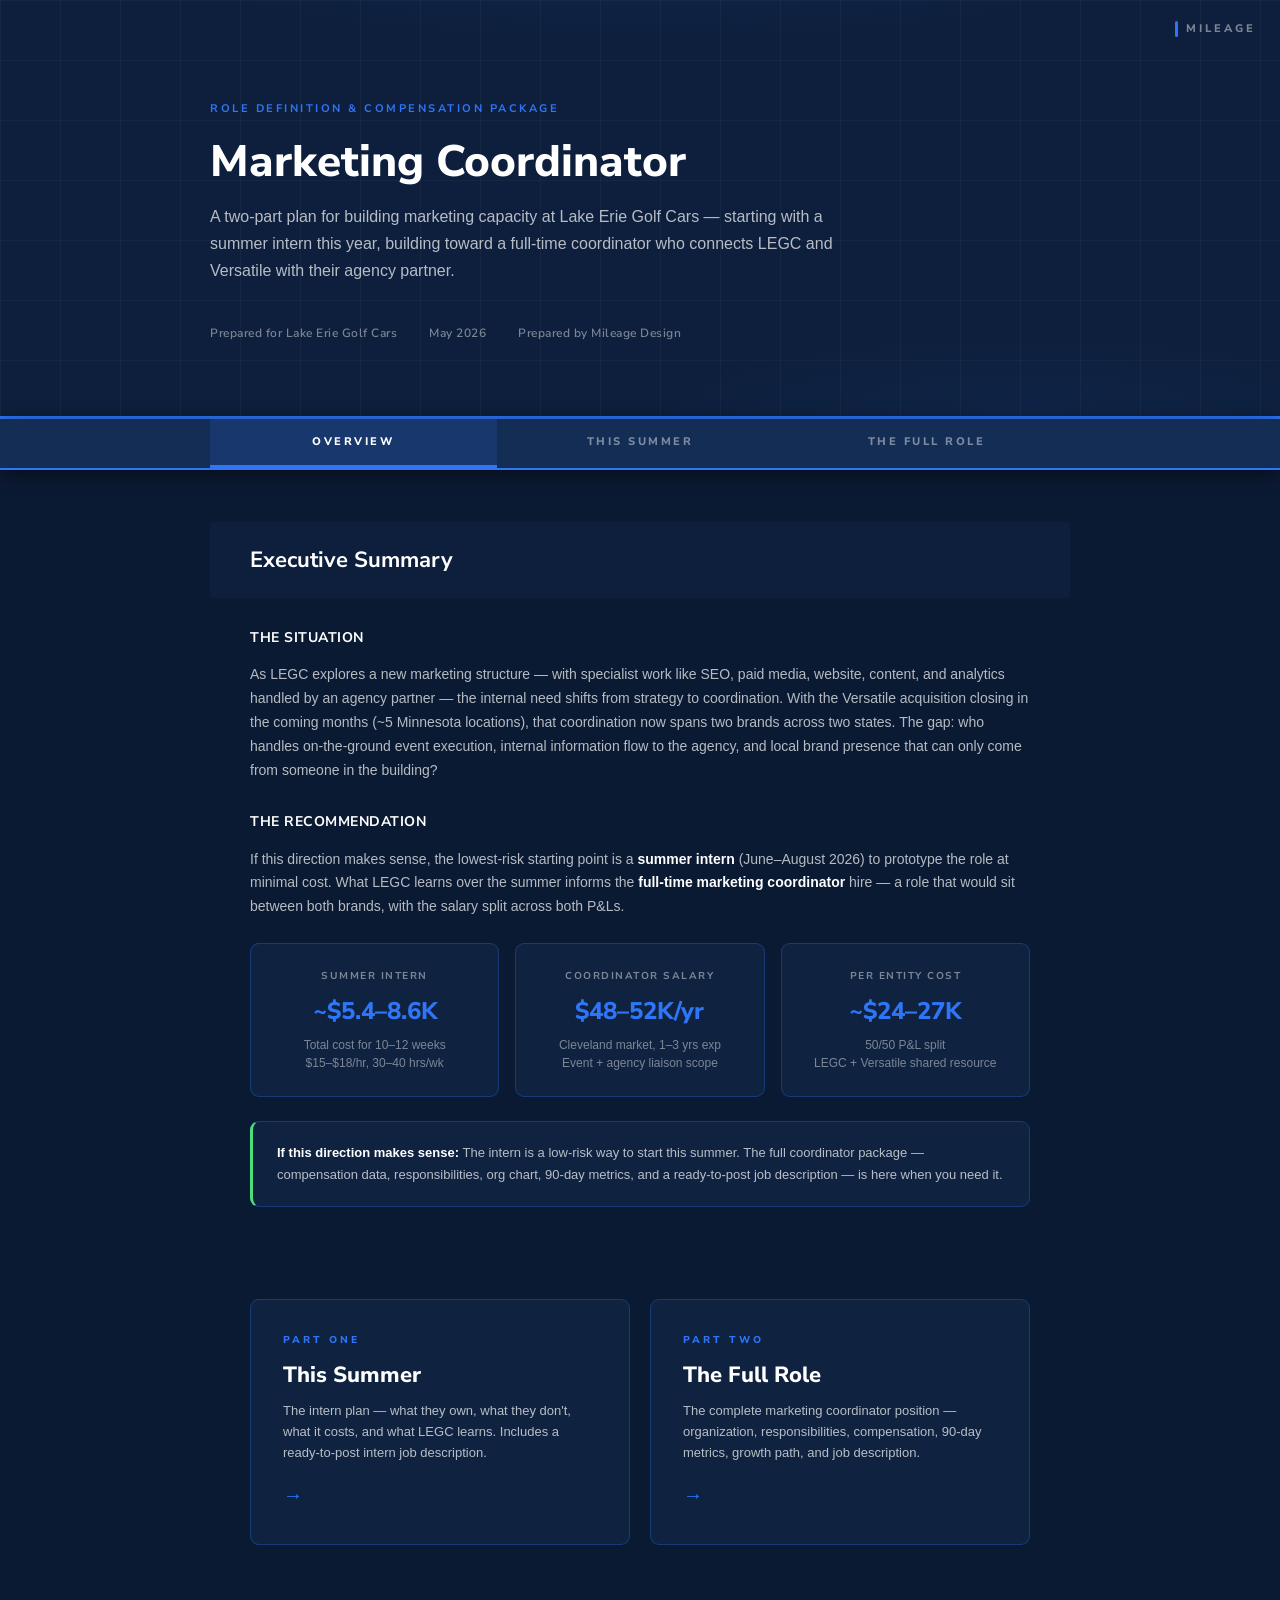
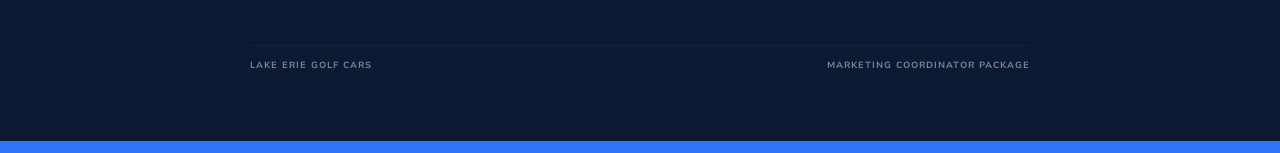
<file: index.html>
<!DOCTYPE html>
<html lang="en">
<head>
<meta charset="UTF-8">
<meta name="viewport" content="width=device-width, initial-scale=1.0">
<title>Marketing Coordinator Package — Lake Erie Golf Cars</title>
<link href="https://fonts.googleapis.com/css2?family=Nunito+Sans:wght@300;400;600;700;800&display=swap" rel="stylesheet">
<link rel="stylesheet" href="style.css">
</head>
<body>

<!-- Brand mark -->
<a href="https://www.mileagedesign.com" target="_blank" class="brand-mark">
  <div class="brand-mark-bar"></div>
  <div class="brand-mark-text">Mileage</div>
</a>

<!-- Cover -->
<div class="cover">
  <div class="cover-grid"></div>
  <div class="cover-glow"></div>
  <div class="page" style="position:relative; z-index:1;">
    <div class="cover-label">Role Definition &amp; Compensation Package</div>
    <h1>Marketing Coordinator</h1>
    <div class="cover-sub">A two-part plan for building marketing capacity at Lake Erie Golf Cars — starting with a summer intern this year, building toward a full-time coordinator who connects LEGC and Versatile with their agency partner.</div>
    <div class="cover-meta">
      <span>Prepared for Lake Erie Golf Cars</span>
      <span>May 2026</span>
      <span>Prepared by Mileage Design</span>
    </div>
  </div>
</div>

<!-- Nav -->
<nav class="section-nav">
  <div class="section-nav-inner">
    <a href="index.html" class="active">Overview</a>
    <a href="intern.html">This Summer</a>
    <a href="coordinator.html">The Full Role</a>
  </div>
</nav>

<div class="page">

<!-- Executive Summary -->
<section>
  <div class="section-header">
    <span class="section-title">Executive Summary</span>
  </div>

  <h3>The Situation</h3>
  <p>As LEGC explores a new marketing structure — with specialist work like SEO, paid media, website, content, and analytics handled by an agency partner — the internal need shifts from strategy to coordination. With the Versatile acquisition closing in the coming months (~5 Minnesota locations), that coordination now spans two brands across two states. The gap: who handles on-the-ground event execution, internal information flow to the agency, and local brand presence that can only come from someone in the building?</p>

  <h3>The Recommendation</h3>
  <p>If this direction makes sense, the lowest-risk starting point is a <strong style="color:var(--color-white);">summer intern</strong> (June&ndash;August 2026) to prototype the role at minimal cost. What LEGC learns over the summer informs the <strong style="color:var(--color-white);">full-time marketing coordinator</strong> hire — a role that would sit between both brands, with the salary split across both P&amp;Ls.</p>

  <div class="exec-grid">
    <div class="exec-card">
      <div class="exec-label">Summer Intern</div>
      <div class="exec-amount">~$5.4&ndash;8.6K</div>
      <div class="exec-detail">Total cost for 10&ndash;12 weeks<br>$15&ndash;$18/hr, 30&ndash;40 hrs/wk</div>
    </div>
    <div class="exec-card">
      <div class="exec-label">Coordinator Salary</div>
      <div class="exec-amount">$48&ndash;52K/yr</div>
      <div class="exec-detail">Cleveland market, 1&ndash;3 yrs exp<br>Event + agency liaison scope</div>
    </div>
    <div class="exec-card">
      <div class="exec-label">Per Entity Cost</div>
      <div class="exec-amount">~$24&ndash;27K</div>
      <div class="exec-detail">50/50 P&amp;L split<br>LEGC + Versatile shared resource</div>
    </div>
  </div>

  <div class="card card-green">
    <p><strong>If this direction makes sense:</strong> The intern is a low-risk way to start this summer. The full coordinator package — compensation data, responsibilities, org chart, 90-day metrics, and a ready-to-post job description — is here when you need it.</p>
  </div>
</section>

</div>

<!-- Page cards -->
<div class="page">
  <div class="page-cards">
    <a href="intern.html" class="page-card">
      <div class="page-card-label">Part One</div>
      <div class="page-card-title">This Summer</div>
      <div class="page-card-desc">The intern plan — what they own, what they don't, what it costs, and what LEGC learns. Includes a ready-to-post intern job description.</div>
      <div class="page-card-arrow">&rarr;</div>
    </a>
    <a href="coordinator.html" class="page-card">
      <div class="page-card-label">Part Two</div>
      <div class="page-card-title">The Full Role</div>
      <div class="page-card-desc">The complete marketing coordinator position — organization, responsibilities, compensation, 90-day metrics, growth path, and job description.</div>
      <div class="page-card-arrow">&rarr;</div>
    </a>
  </div>
</div>

<!-- Footer -->
<div class="page">
  <div class="footer">
    <div class="footer-bar">
      <span>Lake Erie Golf Cars</span>
      <span>Marketing Coordinator Package</span>
    </div>
  </div>
</div>
<div class="footer-strip"></div>

</body>
</html>
</file>
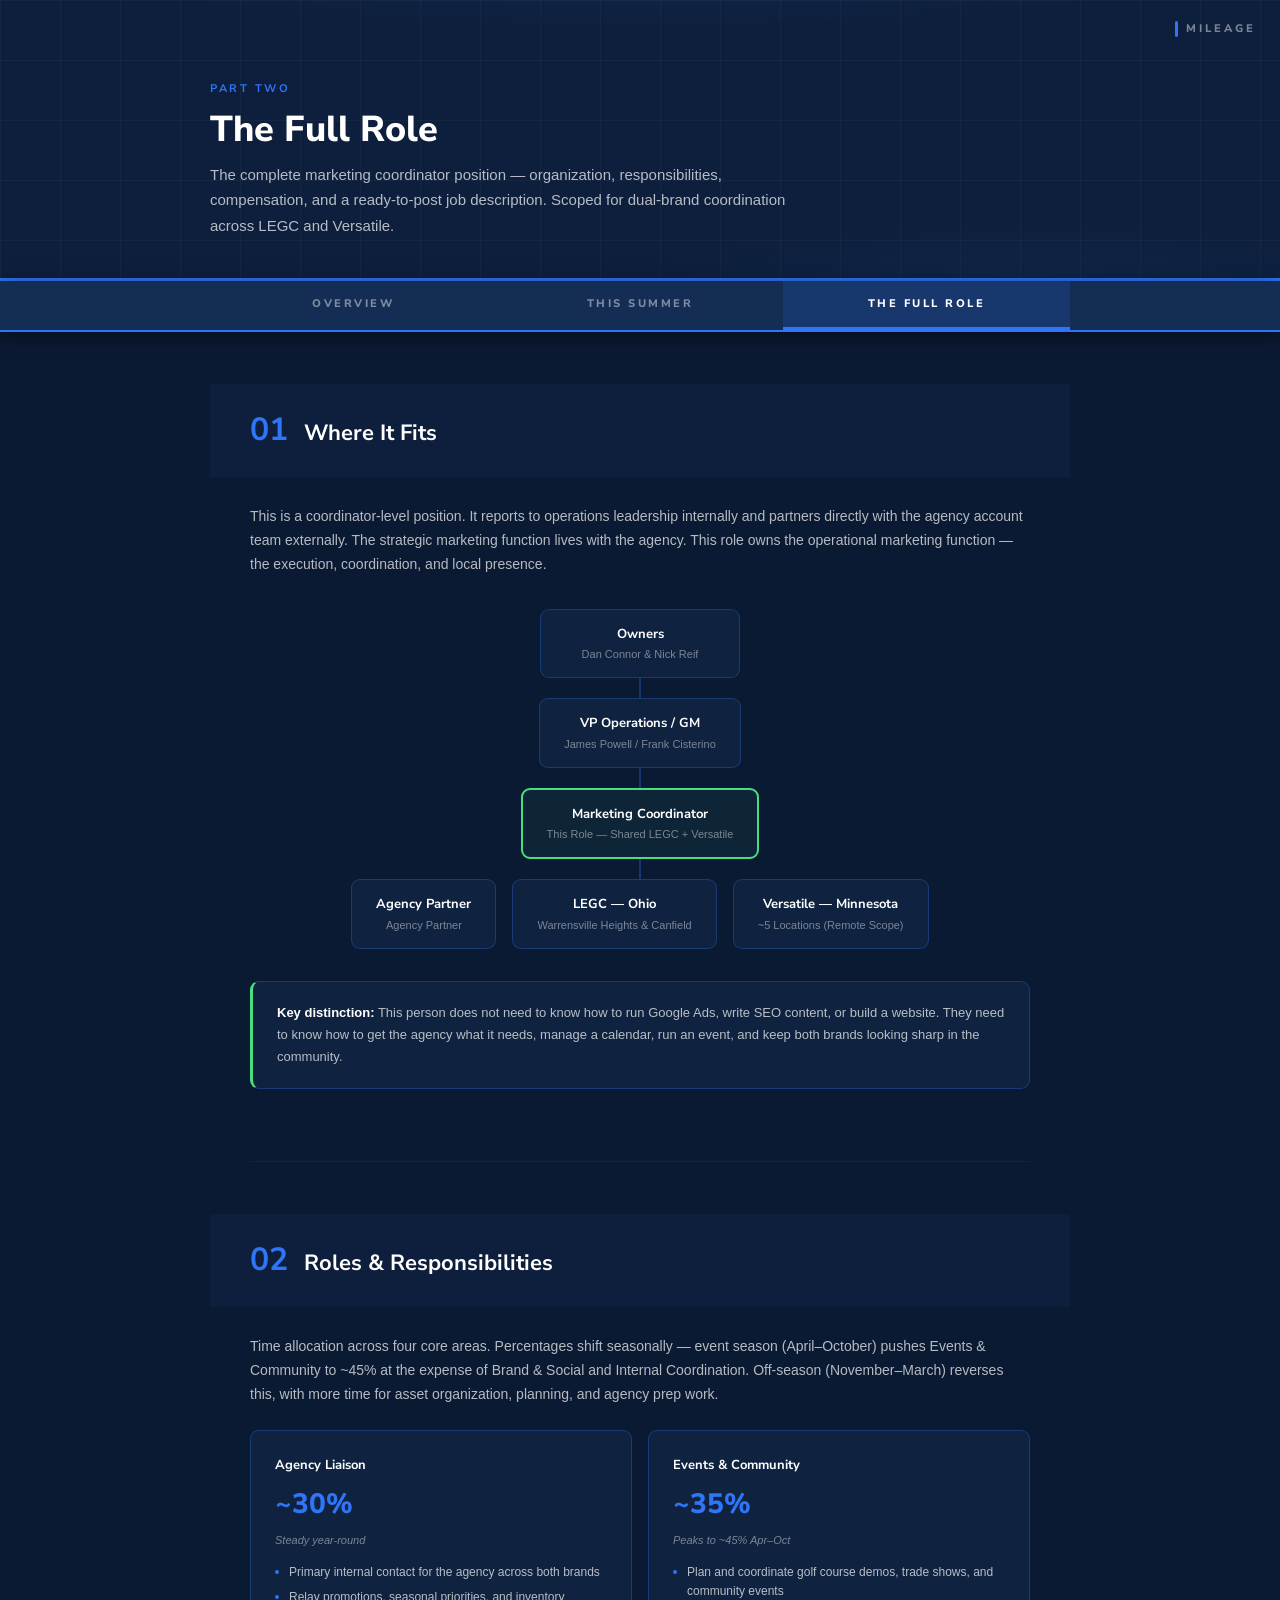
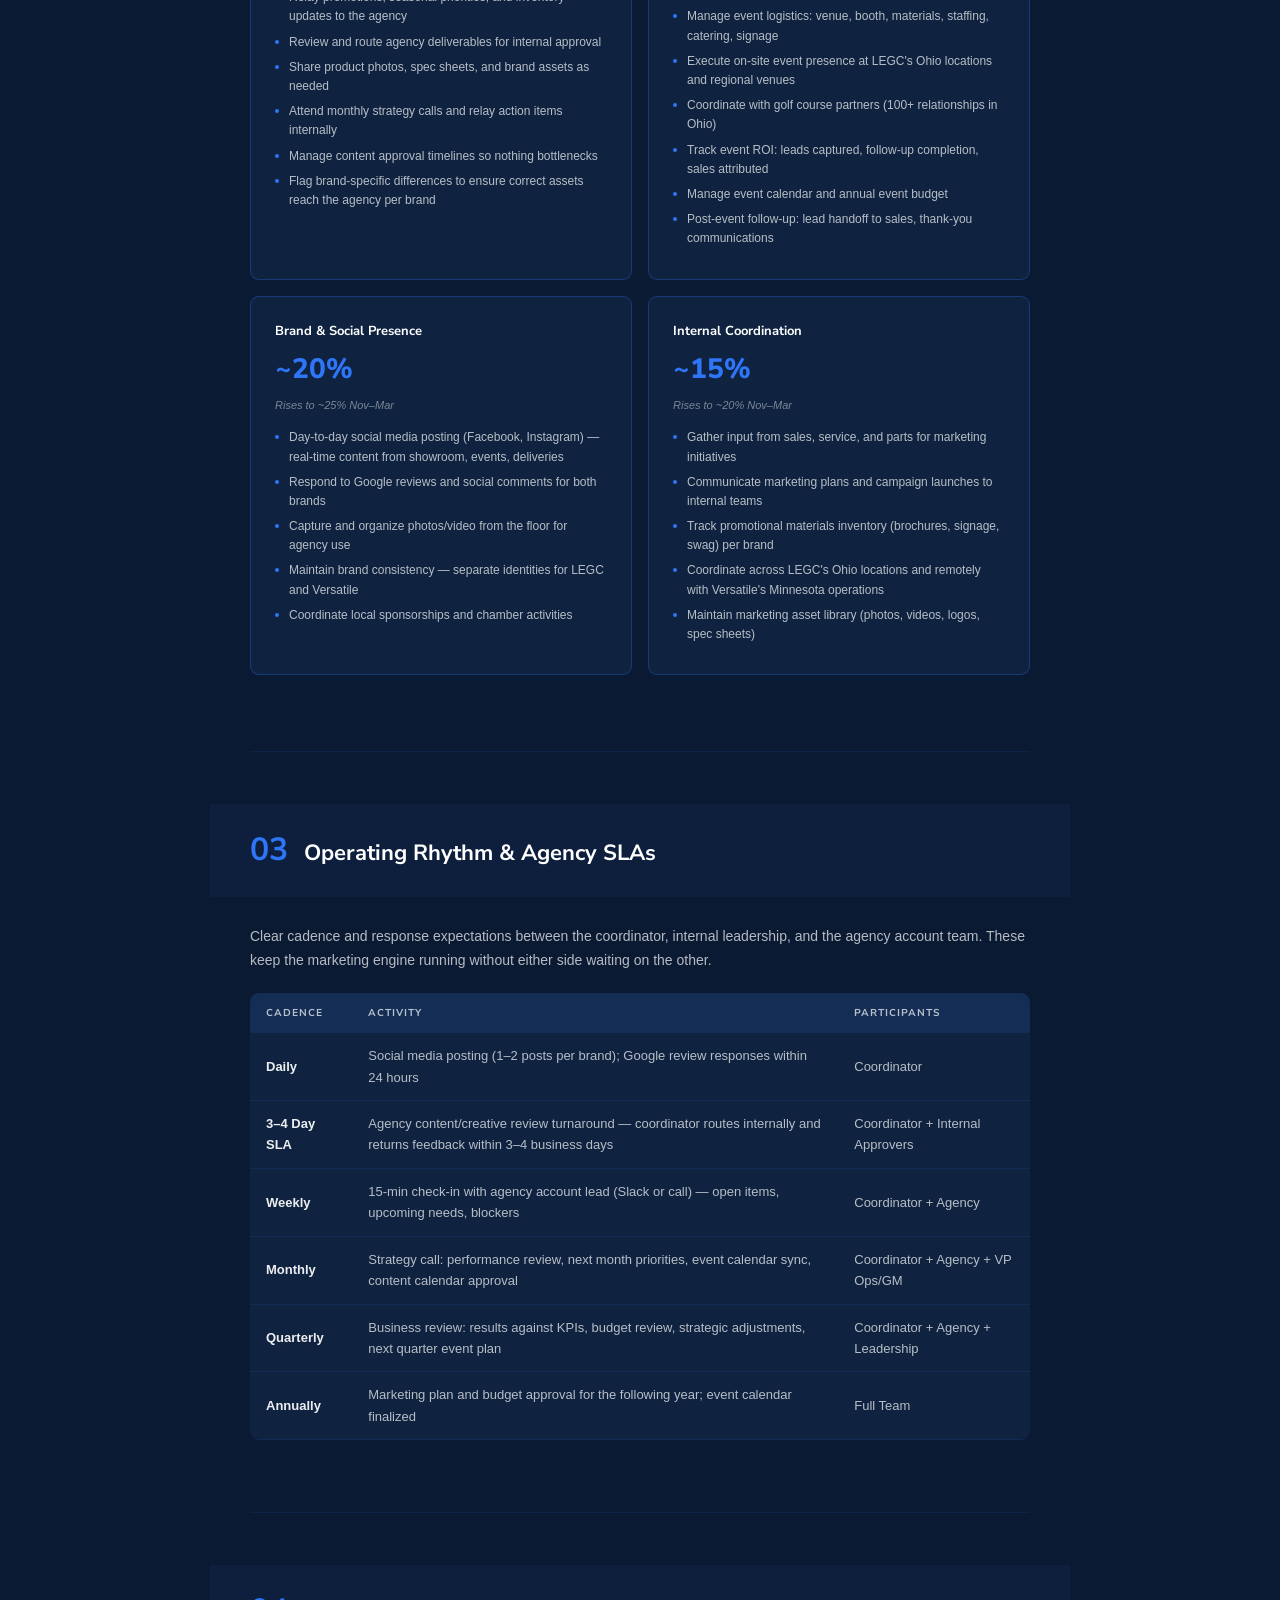
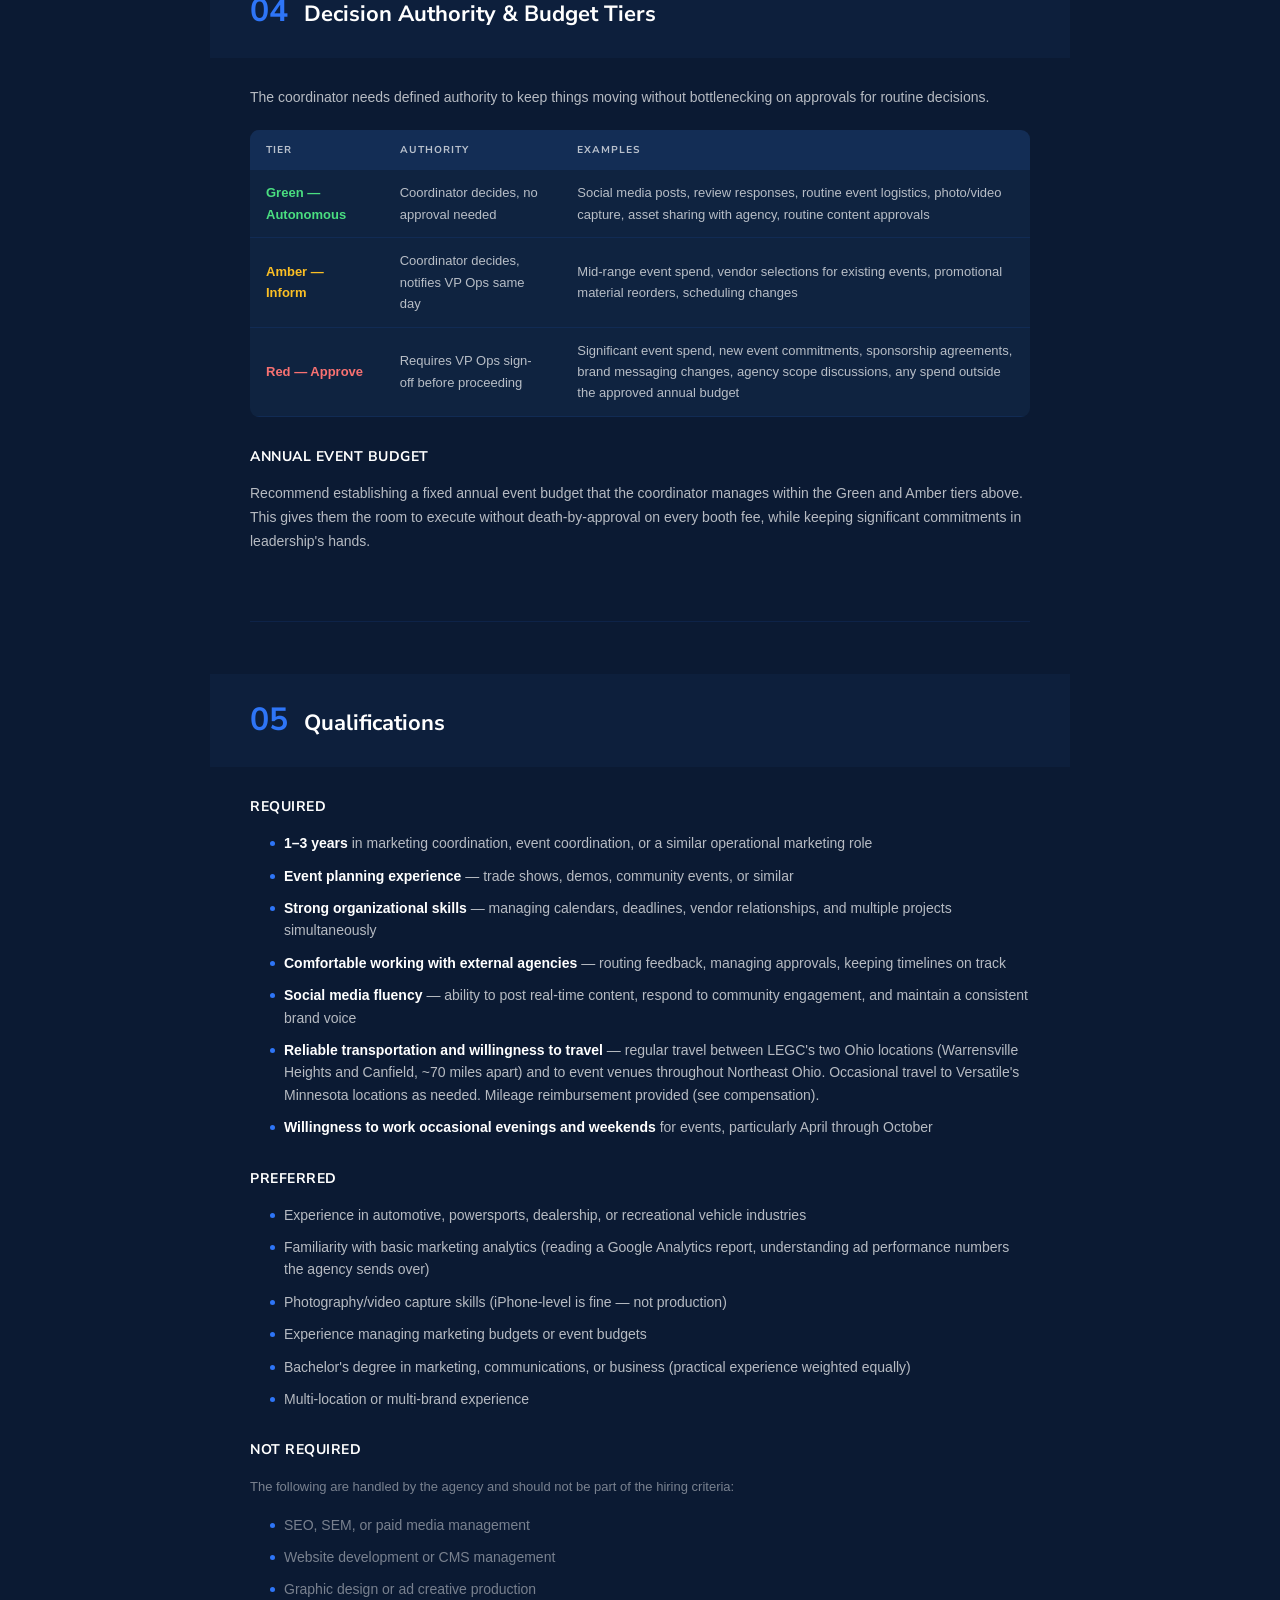
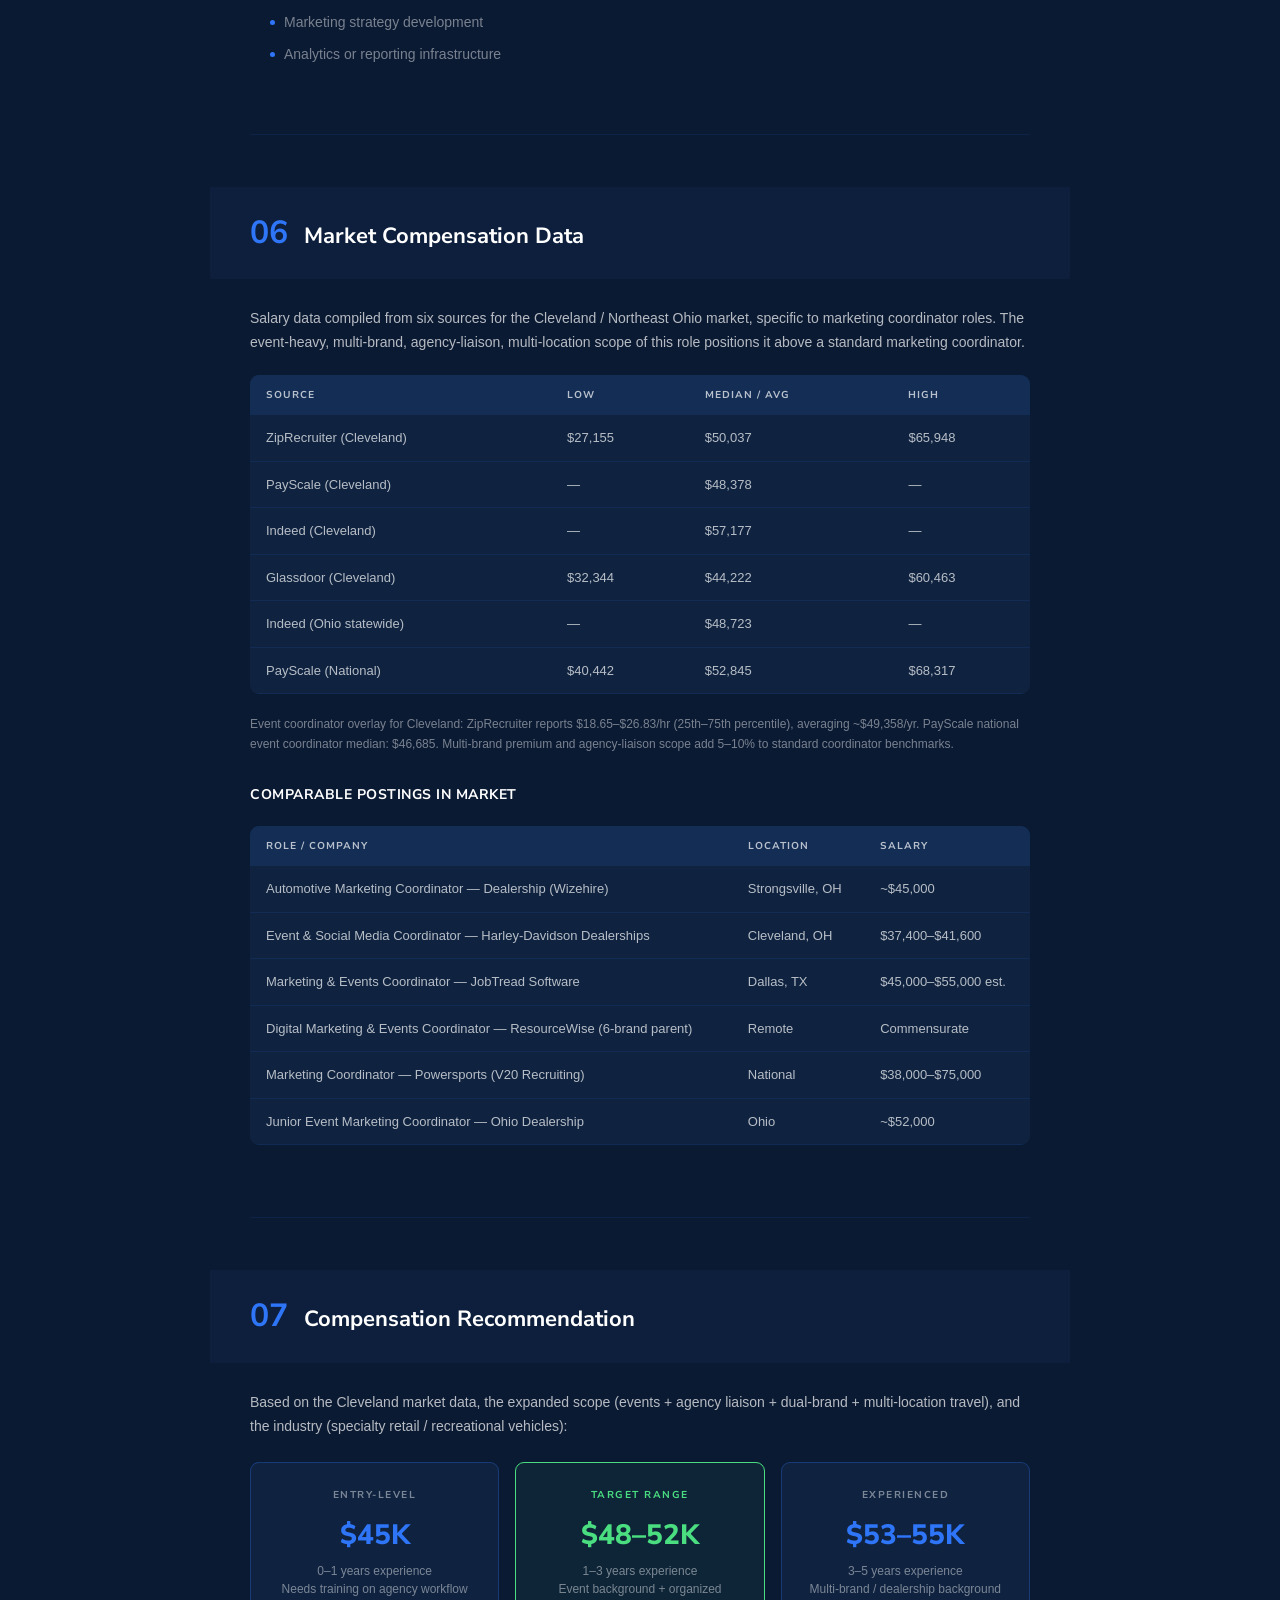
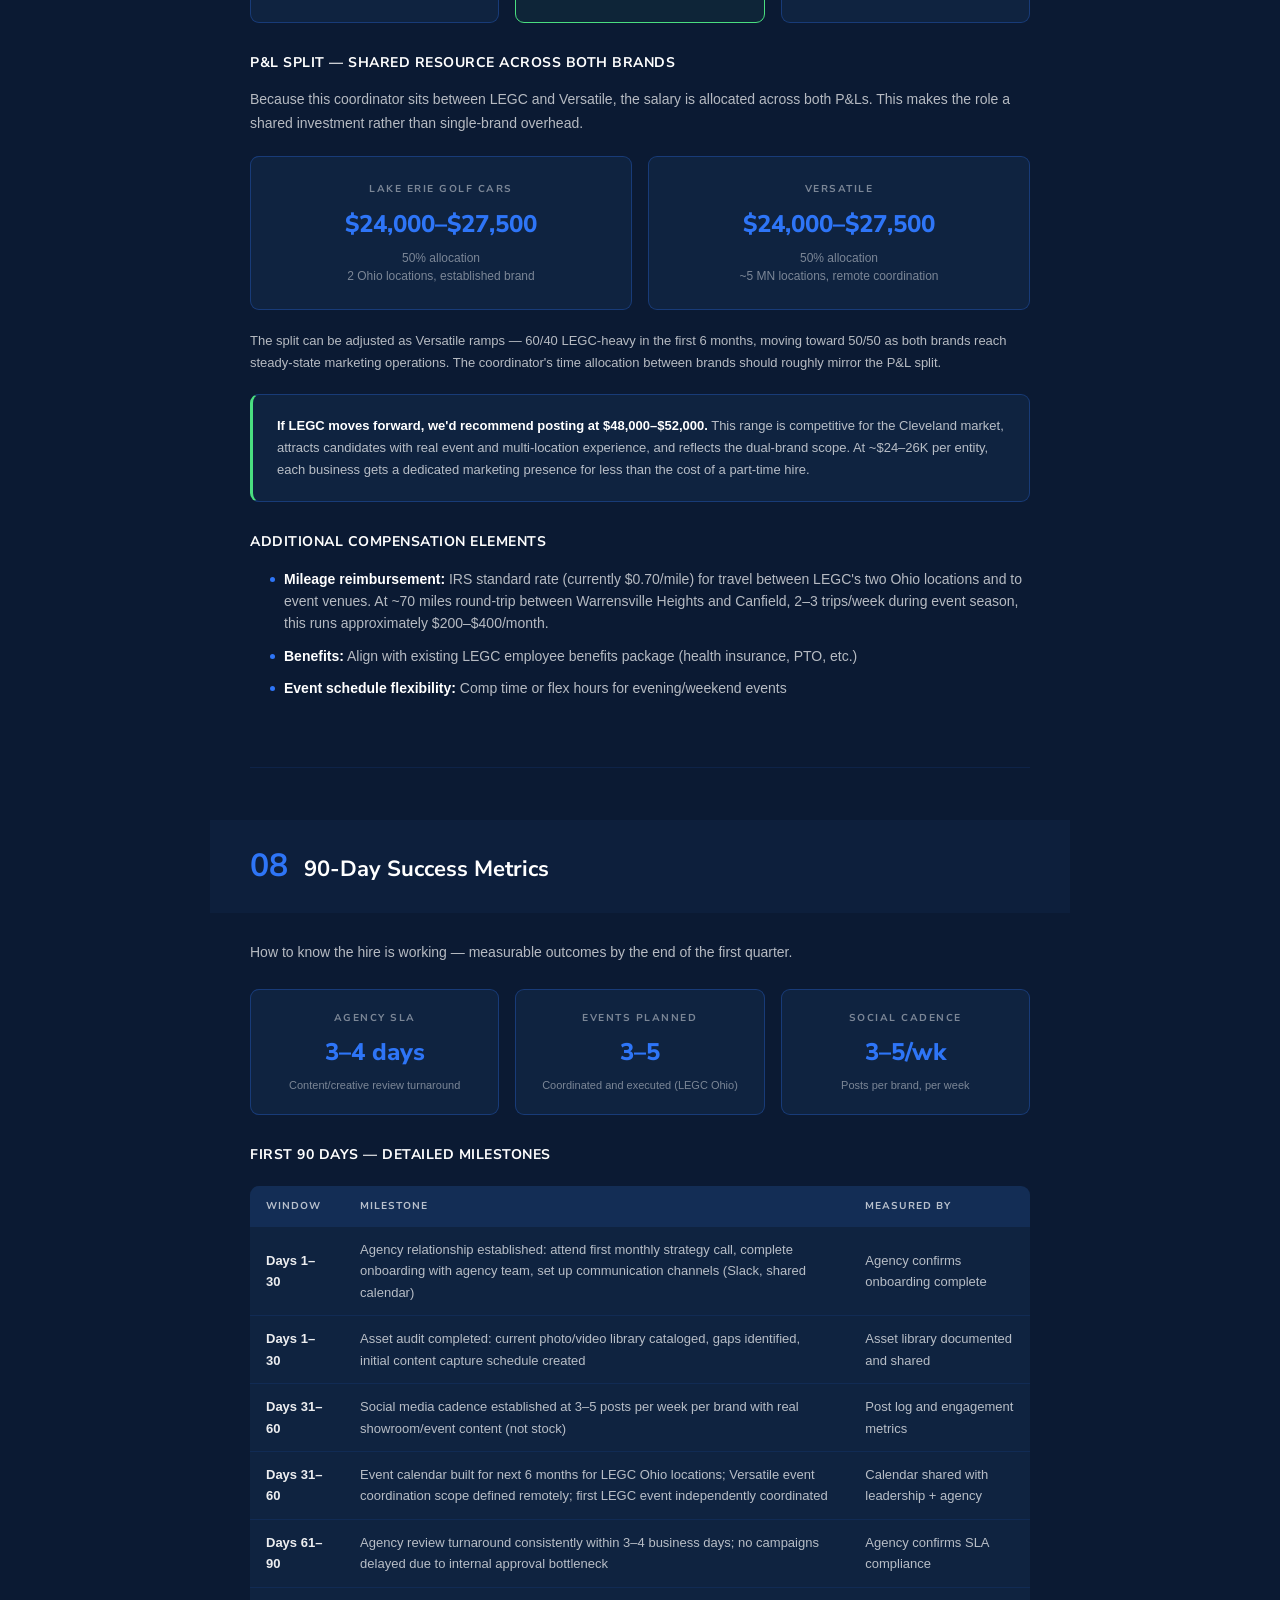
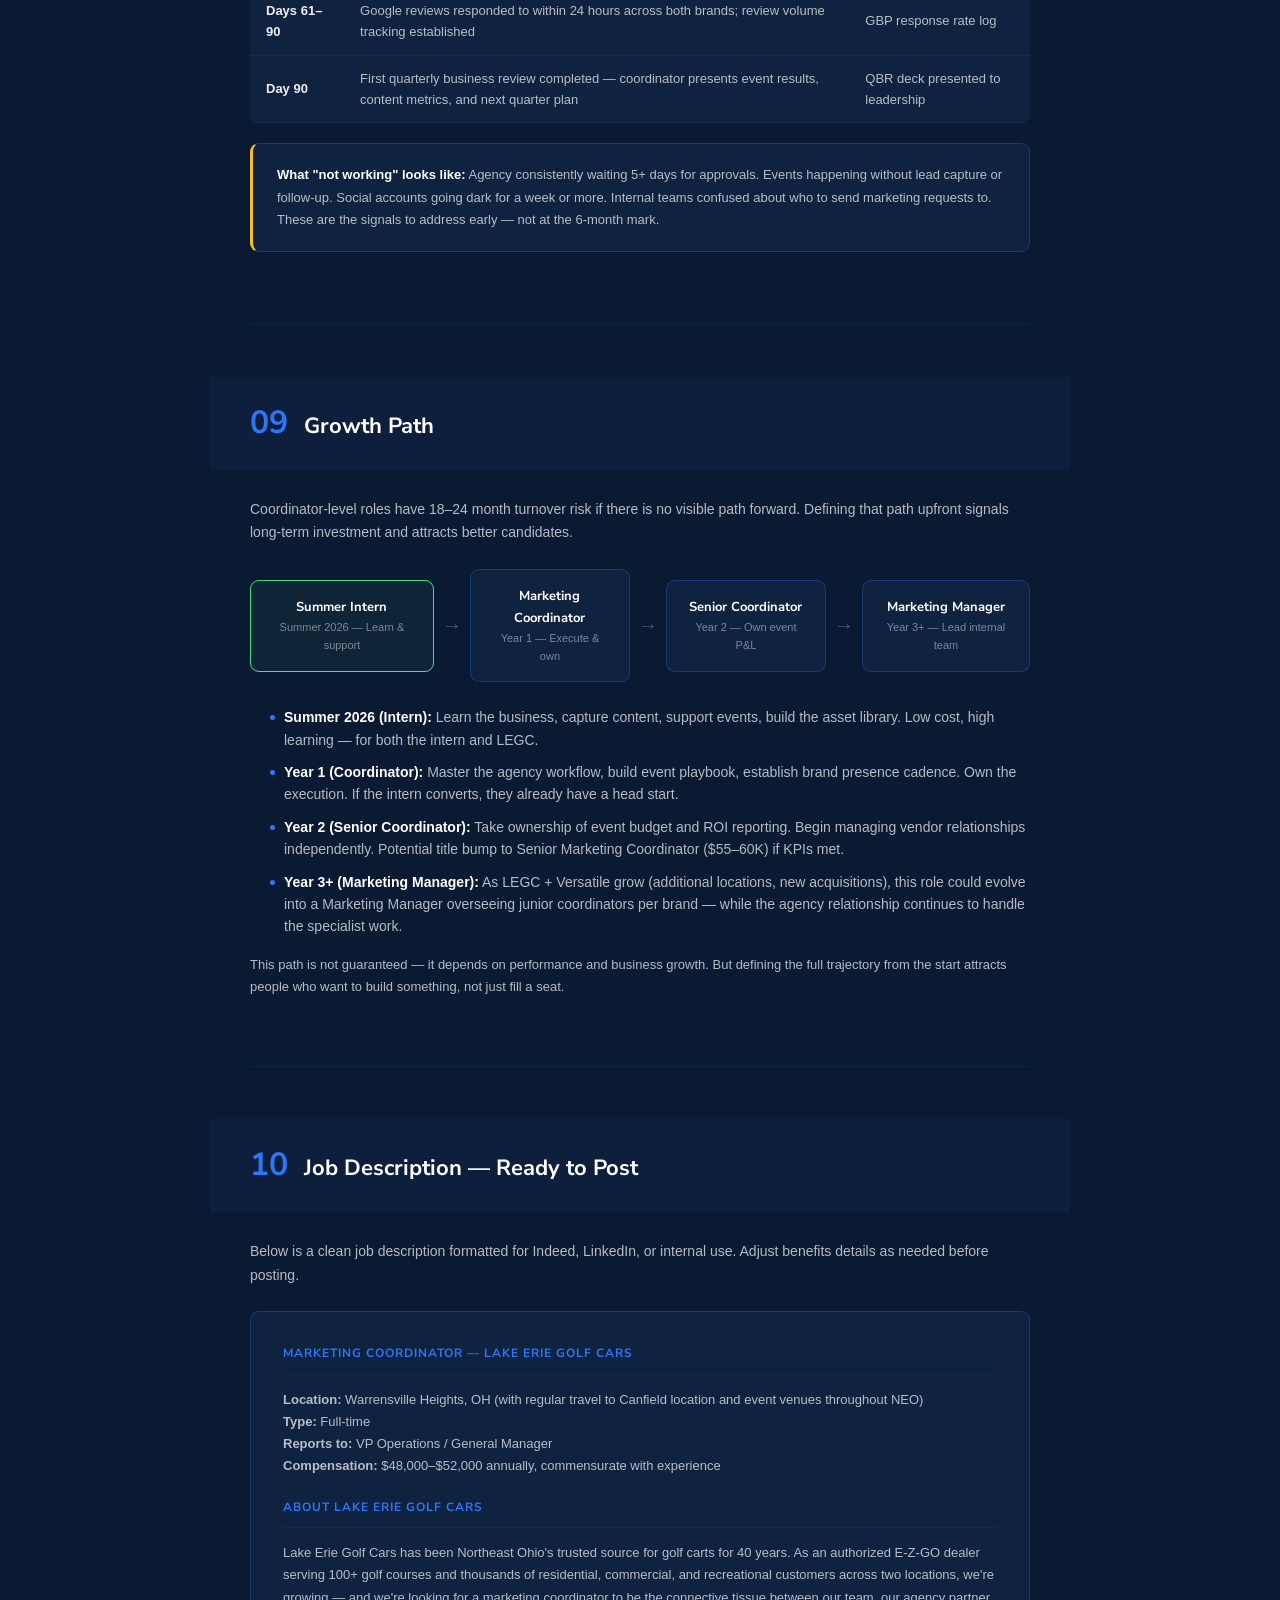
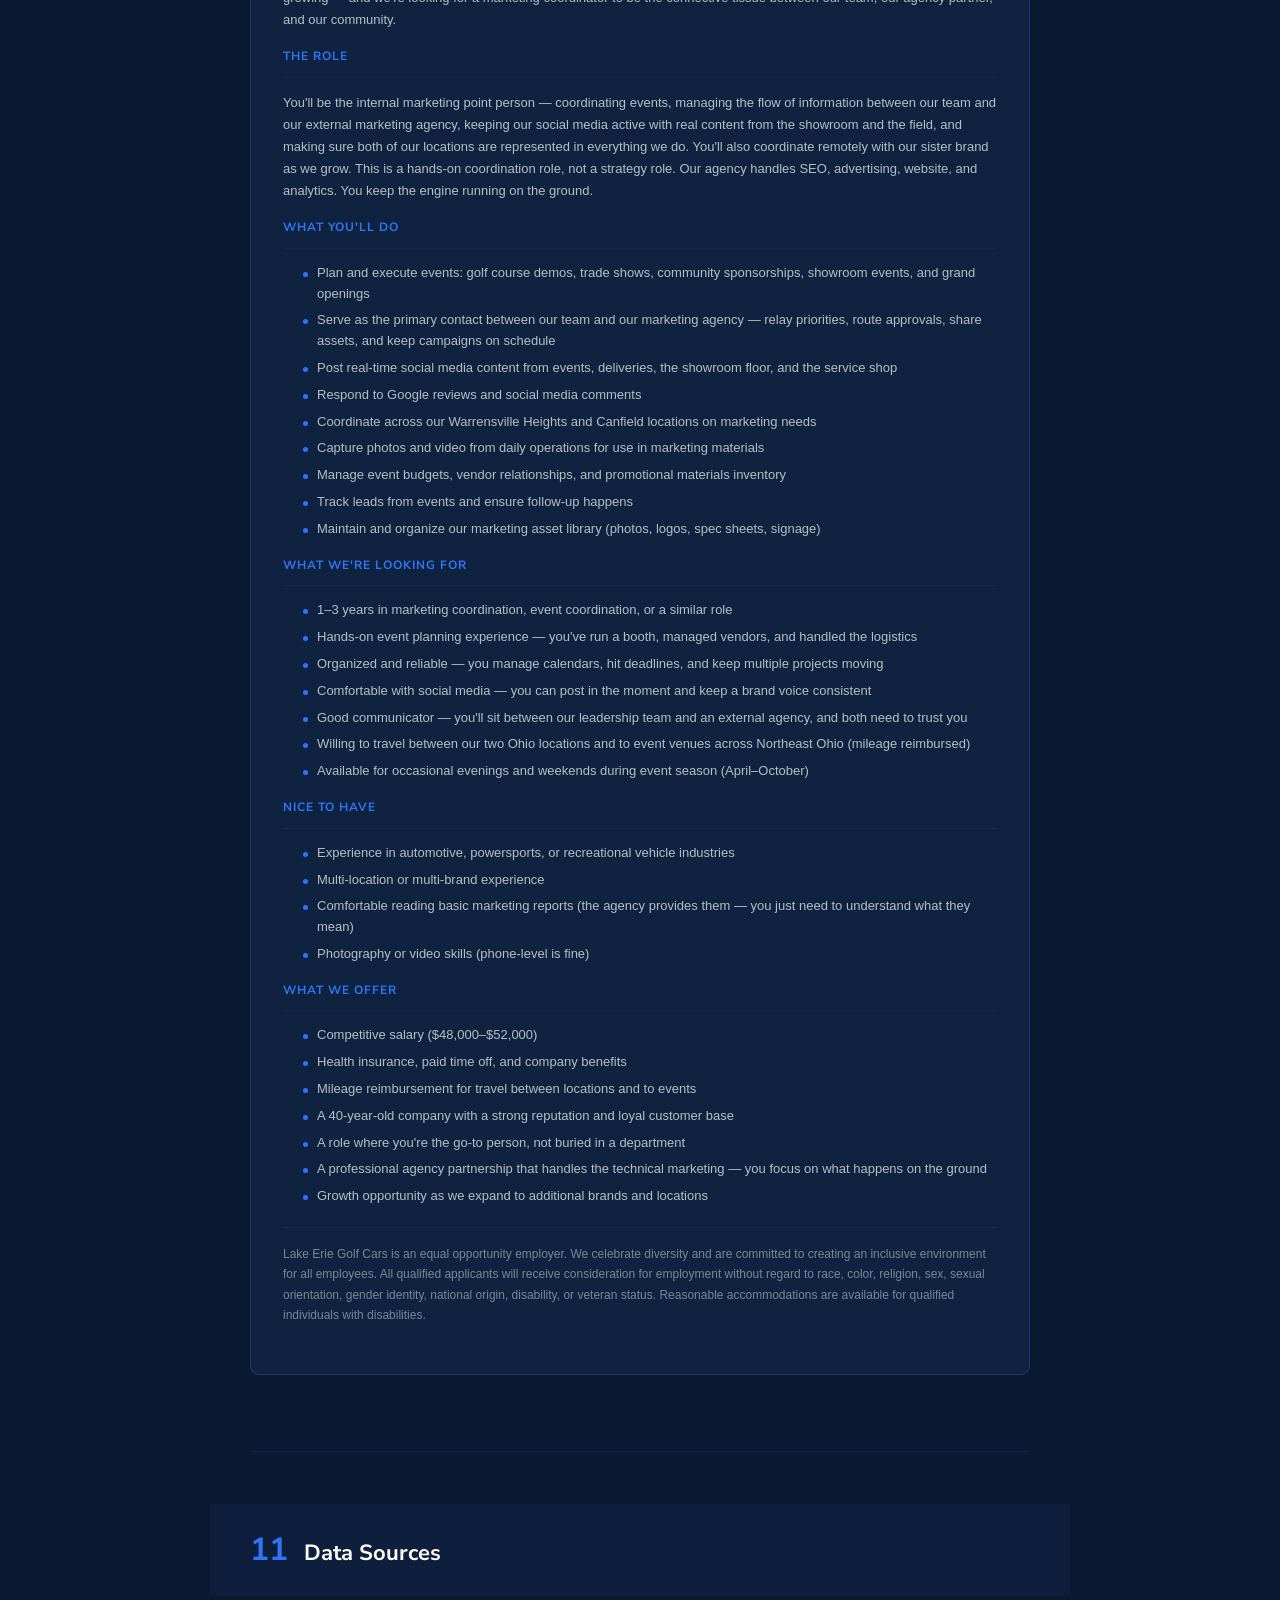
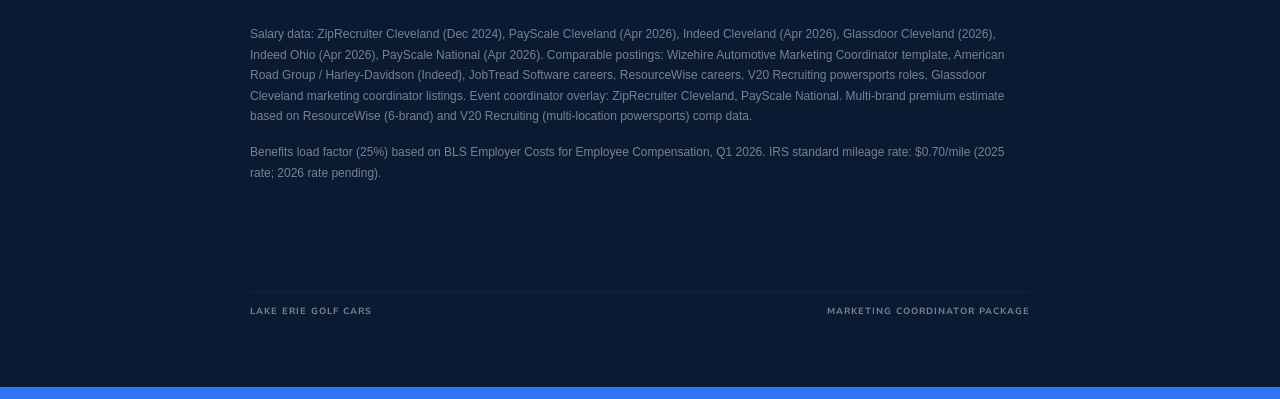
<file: coordinator.html>
<!DOCTYPE html>
<html lang="en">
<head>
<meta charset="UTF-8">
<meta name="viewport" content="width=device-width, initial-scale=1.0">
<title>The Full Role — Marketing Coordinator | Lake Erie Golf Cars</title>
<link href="https://fonts.googleapis.com/css2?family=Nunito+Sans:wght@300;400;600;700;800&display=swap" rel="stylesheet">
<link rel="stylesheet" href="style.css">
</head>
<body>

<!-- Brand mark -->
<a href="https://www.mileagedesign.com" target="_blank" class="brand-mark">
  <div class="brand-mark-bar"></div>
  <div class="brand-mark-text">Mileage</div>
</a>

<!-- Page header -->
<div class="page-header">
  <div class="cover-grid"></div>
  <div class="cover-glow"></div>
  <div class="page">
    <div class="page-header-label">Part Two</div>
    <h1>The Full Role</h1>
    <div class="page-header-sub">The complete marketing coordinator position — organization, responsibilities, compensation, and a ready-to-post job description. Scoped for dual-brand coordination across LEGC and Versatile.</div>
  </div>
</div>

<!-- Nav -->
<nav class="section-nav">
  <div class="section-nav-inner">
    <a href="index.html">Overview</a>
    <a href="intern.html">This Summer</a>
    <a href="coordinator.html" class="active">The Full Role</a>
  </div>
</nav>

<div class="page">

<!-- Where It Fits -->
<section>
  <div class="section-header">
    <span class="section-num">01</span>
    <span class="section-title">Where It Fits</span>
  </div>
  <p>This is a coordinator-level position. It reports to operations leadership internally and partners directly with the agency account team externally. The strategic marketing function lives with the agency. This role owns the operational marketing function — the execution, coordination, and local presence.</p>

  <div class="org-chart">
    <div class="org-node">
      <div class="title">Owners</div>
      <div class="name">Dan Connor &amp; Nick Reif</div>
    </div>
    <div class="org-connector"></div>
    <div class="org-node">
      <div class="title">VP Operations / GM</div>
      <div class="name">James Powell / Frank Cisterino</div>
    </div>
    <div class="org-connector"></div>
    <div class="org-node highlight">
      <div class="title">Marketing Coordinator</div>
      <div class="name">This Role — Shared LEGC + Versatile</div>
    </div>
    <div class="org-connector"></div>
    <div style="display:flex; gap:16px; justify-content:center; flex-wrap:wrap;">
      <div class="org-node" style="min-width:140px;">
        <div class="title">Agency Partner</div>
        <div class="name">Agency Partner</div>
      </div>
      <div class="org-node" style="min-width:140px;">
        <div class="title">LEGC — Ohio</div>
        <div class="name">Warrensville Heights &amp; Canfield</div>
      </div>
      <div class="org-node" style="min-width:140px;">
        <div class="title">Versatile — Minnesota</div>
        <div class="name">~5 Locations (Remote Scope)</div>
      </div>
    </div>
  </div>

  <div class="card card-green">
    <p><strong>Key distinction:</strong> This person does not need to know how to run Google Ads, write SEO content, or build a website. They need to know how to get the agency what it needs, manage a calendar, run an event, and keep both brands looking sharp in the community.</p>
  </div>
</section>

<!-- Roles & Responsibilities -->
<section>
  <div class="section-header">
    <span class="section-num">02</span>
    <span class="section-title">Roles &amp; Responsibilities</span>
  </div>
  <p>Time allocation across four core areas. Percentages shift seasonally — event season (April&ndash;October) pushes Events &amp; Community to ~45% at the expense of Brand &amp; Social and Internal Coordination. Off-season (November&ndash;March) reverses this, with more time for asset organization, planning, and agency prep work.</p>

  <div class="resp-grid">
    <div class="resp-card">
      <h4>Agency Liaison</h4>
      <div class="pct">~30%</div>
      <div class="season-note">Steady year-round</div>
      <ul>
        <li>Primary internal contact for the agency across both brands</li>
        <li>Relay promotions, seasonal priorities, and inventory updates to the agency</li>
        <li>Review and route agency deliverables for internal approval</li>
        <li>Share product photos, spec sheets, and brand assets as needed</li>
        <li>Attend monthly strategy calls and relay action items internally</li>
        <li>Manage content approval timelines so nothing bottlenecks</li>
        <li>Flag brand-specific differences to ensure correct assets reach the agency per brand</li>
      </ul>
    </div>
    <div class="resp-card">
      <h4>Events &amp; Community</h4>
      <div class="pct">~35%</div>
      <div class="season-note">Peaks to ~45% Apr&ndash;Oct</div>
      <ul>
        <li>Plan and coordinate golf course demos, trade shows, and community events</li>
        <li>Manage event logistics: venue, booth, materials, staffing, catering, signage</li>
        <li>Execute on-site event presence at LEGC's Ohio locations and regional venues</li>
        <li>Coordinate with golf course partners (100+ relationships in Ohio)</li>
        <li>Track event ROI: leads captured, follow-up completion, sales attributed</li>
        <li>Manage event calendar and annual event budget</li>
        <li>Post-event follow-up: lead handoff to sales, thank-you communications</li>
      </ul>
    </div>
    <div class="resp-card">
      <h4>Brand &amp; Social Presence</h4>
      <div class="pct">~20%</div>
      <div class="season-note">Rises to ~25% Nov&ndash;Mar</div>
      <ul>
        <li>Day-to-day social media posting (Facebook, Instagram) — real-time content from showroom, events, deliveries</li>
        <li>Respond to Google reviews and social comments for both brands</li>
        <li>Capture and organize photos/video from the floor for agency use</li>
        <li>Maintain brand consistency — separate identities for LEGC and Versatile</li>
        <li>Coordinate local sponsorships and chamber activities</li>
      </ul>
    </div>
    <div class="resp-card">
      <h4>Internal Coordination</h4>
      <div class="pct">~15%</div>
      <div class="season-note">Rises to ~20% Nov&ndash;Mar</div>
      <ul>
        <li>Gather input from sales, service, and parts for marketing initiatives</li>
        <li>Communicate marketing plans and campaign launches to internal teams</li>
        <li>Track promotional materials inventory (brochures, signage, swag) per brand</li>
        <li>Coordinate across LEGC's Ohio locations and remotely with Versatile's Minnesota operations</li>
        <li>Maintain marketing asset library (photos, videos, logos, spec sheets)</li>
      </ul>
    </div>
  </div>
</section>

<!-- Operating Rhythm -->
<section>
  <div class="section-header">
    <span class="section-num">03</span>
    <span class="section-title">Operating Rhythm &amp; Agency SLAs</span>
  </div>
  <p>Clear cadence and response expectations between the coordinator, internal leadership, and the agency account team. These keep the marketing engine running without either side waiting on the other.</p>

  <table>
    <thead>
      <tr>
        <th>Cadence</th>
        <th>Activity</th>
        <th>Participants</th>
      </tr>
    </thead>
    <tbody>
      <tr>
        <td><strong>Daily</strong></td>
        <td>Social media posting (1&ndash;2 posts per brand); Google review responses within 24 hours</td>
        <td>Coordinator</td>
      </tr>
      <tr>
        <td><strong>3&ndash;4 Day SLA</strong></td>
        <td>Agency content/creative review turnaround — coordinator routes internally and returns feedback within 3&ndash;4 business days</td>
        <td>Coordinator + Internal Approvers</td>
      </tr>
      <tr>
        <td><strong>Weekly</strong></td>
        <td>15-min check-in with agency account lead (Slack or call) — open items, upcoming needs, blockers</td>
        <td>Coordinator + Agency</td>
      </tr>
      <tr>
        <td><strong>Monthly</strong></td>
        <td>Strategy call: performance review, next month priorities, event calendar sync, content calendar approval</td>
        <td>Coordinator + Agency + VP Ops/GM</td>
      </tr>
      <tr>
        <td><strong>Quarterly</strong></td>
        <td>Business review: results against KPIs, budget review, strategic adjustments, next quarter event plan</td>
        <td>Coordinator + Agency + Leadership</td>
      </tr>
      <tr>
        <td><strong>Annually</strong></td>
        <td>Marketing plan and budget approval for the following year; event calendar finalized</td>
        <td>Full Team</td>
      </tr>
    </tbody>
  </table>
</section>

<!-- Decision Authority -->
<section>
  <div class="section-header">
    <span class="section-num">04</span>
    <span class="section-title">Decision Authority &amp; Budget Tiers</span>
  </div>
  <p>The coordinator needs defined authority to keep things moving without bottlenecking on approvals for routine decisions.</p>

  <table>
    <thead>
      <tr>
        <th>Tier</th>
        <th>Authority</th>
        <th>Examples</th>
      </tr>
    </thead>
    <tbody>
      <tr class="tier-green">
        <td>Green — Autonomous</td>
        <td>Coordinator decides, no approval needed</td>
        <td>Social media posts, review responses, routine event logistics, photo/video capture, asset sharing with agency, routine content approvals</td>
      </tr>
      <tr class="tier-amber">
        <td>Amber — Inform</td>
        <td>Coordinator decides, notifies VP Ops same day</td>
        <td>Mid-range event spend, vendor selections for existing events, promotional material reorders, scheduling changes</td>
      </tr>
      <tr class="tier-red">
        <td>Red — Approve</td>
        <td>Requires VP Ops sign-off before proceeding</td>
        <td>Significant event spend, new event commitments, sponsorship agreements, brand messaging changes, agency scope discussions, any spend outside the approved annual budget</td>
      </tr>
    </tbody>
  </table>

  <h3>Annual Event Budget</h3>
  <p>Recommend establishing a fixed annual event budget that the coordinator manages within the Green and Amber tiers above. This gives them the room to execute without death-by-approval on every booth fee, while keeping significant commitments in leadership's hands.</p>
</section>

<!-- Qualifications -->
<section>
  <div class="section-header">
    <span class="section-num">05</span>
    <span class="section-title">Qualifications</span>
  </div>

  <h3>Required</h3>
  <ul>
    <li><strong>1&ndash;3 years</strong> in marketing coordination, event coordination, or a similar operational marketing role</li>
    <li><strong>Event planning experience</strong> — trade shows, demos, community events, or similar</li>
    <li><strong>Strong organizational skills</strong> — managing calendars, deadlines, vendor relationships, and multiple projects simultaneously</li>
    <li><strong>Comfortable working with external agencies</strong> — routing feedback, managing approvals, keeping timelines on track</li>
    <li><strong>Social media fluency</strong> — ability to post real-time content, respond to community engagement, and maintain a consistent brand voice</li>
    <li><strong>Reliable transportation and willingness to travel</strong> — regular travel between LEGC's two Ohio locations (Warrensville Heights and Canfield, ~70 miles apart) and to event venues throughout Northeast Ohio. Occasional travel to Versatile's Minnesota locations as needed. Mileage reimbursement provided (see compensation).</li>
    <li><strong>Willingness to work occasional evenings and weekends</strong> for events, particularly April through October</li>
  </ul>

  <h3>Preferred</h3>
  <ul>
    <li>Experience in automotive, powersports, dealership, or recreational vehicle industries</li>
    <li>Familiarity with basic marketing analytics (reading a Google Analytics report, understanding ad performance numbers the agency sends over)</li>
    <li>Photography/video capture skills (iPhone-level is fine — not production)</li>
    <li>Experience managing marketing budgets or event budgets</li>
    <li>Bachelor's degree in marketing, communications, or business (practical experience weighted equally)</li>
    <li>Multi-location or multi-brand experience</li>
  </ul>

  <h3>Not Required</h3>
  <p style="color: var(--text-muted); font-size: 13px;">The following are handled by the agency and should not be part of the hiring criteria:</p>
  <ul>
    <li style="color: var(--text-muted);">SEO, SEM, or paid media management</li>
    <li style="color: var(--text-muted);">Website development or CMS management</li>
    <li style="color: var(--text-muted);">Graphic design or ad creative production</li>
    <li style="color: var(--text-muted);">Marketing strategy development</li>
    <li style="color: var(--text-muted);">Analytics or reporting infrastructure</li>
  </ul>
</section>

<!-- Market Compensation Data -->
<section>
  <div class="section-header">
    <span class="section-num">06</span>
    <span class="section-title">Market Compensation Data</span>
  </div>
  <p>Salary data compiled from six sources for the Cleveland / Northeast Ohio market, specific to marketing coordinator roles. The event-heavy, multi-brand, agency-liaison, multi-location scope of this role positions it above a standard marketing coordinator.</p>

  <table>
    <thead>
      <tr>
        <th>Source</th>
        <th>Low</th>
        <th>Median / Avg</th>
        <th>High</th>
      </tr>
    </thead>
    <tbody>
      <tr>
        <td>ZipRecruiter (Cleveland)</td>
        <td>$27,155</td>
        <td>$50,037</td>
        <td>$65,948</td>
      </tr>
      <tr>
        <td>PayScale (Cleveland)</td>
        <td>&mdash;</td>
        <td>$48,378</td>
        <td>&mdash;</td>
      </tr>
      <tr>
        <td>Indeed (Cleveland)</td>
        <td>&mdash;</td>
        <td>$57,177</td>
        <td>&mdash;</td>
      </tr>
      <tr>
        <td>Glassdoor (Cleveland)</td>
        <td>$32,344</td>
        <td>$44,222</td>
        <td>$60,463</td>
      </tr>
      <tr>
        <td>Indeed (Ohio statewide)</td>
        <td>&mdash;</td>
        <td>$48,723</td>
        <td>&mdash;</td>
      </tr>
      <tr>
        <td>PayScale (National)</td>
        <td>$40,442</td>
        <td>$52,845</td>
        <td>$68,317</td>
      </tr>
    </tbody>
  </table>

  <p style="font-size: 12px; color: var(--text-muted);">Event coordinator overlay for Cleveland: ZipRecruiter reports $18.65&ndash;$26.83/hr (25th&ndash;75th percentile), averaging ~$49,358/yr. PayScale national event coordinator median: $46,685. Multi-brand premium and agency-liaison scope add 5&ndash;10% to standard coordinator benchmarks.</p>

  <h3>Comparable Postings in Market</h3>
  <table>
    <thead>
      <tr>
        <th>Role / Company</th>
        <th>Location</th>
        <th>Salary</th>
      </tr>
    </thead>
    <tbody>
      <tr>
        <td>Automotive Marketing Coordinator — Dealership (Wizehire)</td>
        <td>Strongsville, OH</td>
        <td>~$45,000</td>
      </tr>
      <tr>
        <td>Event &amp; Social Media Coordinator — Harley-Davidson Dealerships</td>
        <td>Cleveland, OH</td>
        <td>$37,400&ndash;$41,600</td>
      </tr>
      <tr>
        <td>Marketing &amp; Events Coordinator — JobTread Software</td>
        <td>Dallas, TX</td>
        <td>$45,000&ndash;$55,000 est.</td>
      </tr>
      <tr>
        <td>Digital Marketing &amp; Events Coordinator — ResourceWise (6-brand parent)</td>
        <td>Remote</td>
        <td>Commensurate</td>
      </tr>
      <tr>
        <td>Marketing Coordinator — Powersports (V20 Recruiting)</td>
        <td>National</td>
        <td>$38,000&ndash;$75,000</td>
      </tr>
      <tr>
        <td>Junior Event Marketing Coordinator — Ohio Dealership</td>
        <td>Ohio</td>
        <td>~$52,000</td>
      </tr>
    </tbody>
  </table>
</section>

<!-- Compensation Recommendation -->
<section>
  <div class="section-header">
    <span class="section-num">07</span>
    <span class="section-title">Compensation Recommendation</span>
  </div>
  <p>Based on the Cleveland market data, the expanded scope (events + agency liaison + dual-brand + multi-location travel), and the industry (specialty retail / recreational vehicles):</p>

  <div class="comp-grid">
    <div class="comp-card">
      <div class="label">Entry-Level</div>
      <div class="amount">$45K</div>
      <div class="detail">0&ndash;1 years experience<br>Needs training on agency workflow</div>
    </div>
    <div class="comp-card recommended">
      <div class="label">Target Range</div>
      <div class="amount">$48&ndash;52K</div>
      <div class="detail">1&ndash;3 years experience<br>Event background + organized</div>
    </div>
    <div class="comp-card">
      <div class="label">Experienced</div>
      <div class="amount">$53&ndash;55K</div>
      <div class="detail">3&ndash;5 years experience<br>Multi-brand / dealership background</div>
    </div>
  </div>

  <h3>P&amp;L Split — Shared Resource Across Both Brands</h3>
  <p>Because this coordinator sits between LEGC and Versatile, the salary is allocated across both P&amp;Ls. This makes the role a shared investment rather than single-brand overhead.</p>

  <div class="split-grid">
    <div class="split-card">
      <div class="entity-name">Lake Erie Golf Cars</div>
      <div class="split-amount">$24,000&ndash;$27,500</div>
      <div class="split-detail">50% allocation<br>2 Ohio locations, established brand</div>
    </div>
    <div class="split-card">
      <div class="entity-name">Versatile</div>
      <div class="split-amount">$24,000&ndash;$27,500</div>
      <div class="split-detail">50% allocation<br>~5 MN locations, remote coordination</div>
    </div>
  </div>

  <p style="font-size: 13px;">The split can be adjusted as Versatile ramps — 60/40 LEGC-heavy in the first 6 months, moving toward 50/50 as both brands reach steady-state marketing operations. The coordinator's time allocation between brands should roughly mirror the P&amp;L split.</p>

  <div class="card card-green">
    <p><strong>If LEGC moves forward, we'd recommend posting at $48,000&ndash;$52,000.</strong> This range is competitive for the Cleveland market, attracts candidates with real event and multi-location experience, and reflects the dual-brand scope. At ~$24&ndash;26K per entity, each business gets a dedicated marketing presence for less than the cost of a part-time hire.</p>
  </div>

  <h3>Additional Compensation Elements</h3>
  <ul>
    <li><strong>Mileage reimbursement:</strong> IRS standard rate (currently $0.70/mile) for travel between LEGC's two Ohio locations and to event venues. At ~70 miles round-trip between Warrensville Heights and Canfield, 2&ndash;3 trips/week during event season, this runs approximately $200&ndash;$400/month.</li>
    <li><strong>Benefits:</strong> Align with existing LEGC employee benefits package (health insurance, PTO, etc.)</li>
    <li><strong>Event schedule flexibility:</strong> Comp time or flex hours for evening/weekend events</li>
  </ul>
</section>

<!-- 90-Day Success Metrics -->
<section>
  <div class="section-header">
    <span class="section-num">08</span>
    <span class="section-title">90-Day Success Metrics</span>
  </div>
  <p>How to know the hire is working — measurable outcomes by the end of the first quarter.</p>

  <div class="kpi-grid">
    <div class="kpi-card">
      <div class="kpi-label">Agency SLA</div>
      <div class="kpi-target">3&ndash;4 days</div>
      <div class="kpi-detail">Content/creative review turnaround</div>
    </div>
    <div class="kpi-card">
      <div class="kpi-label">Events Planned</div>
      <div class="kpi-target">3&ndash;5</div>
      <div class="kpi-detail">Coordinated and executed (LEGC Ohio)</div>
    </div>
    <div class="kpi-card">
      <div class="kpi-label">Social Cadence</div>
      <div class="kpi-target">3&ndash;5/wk</div>
      <div class="kpi-detail">Posts per brand, per week</div>
    </div>
  </div>

  <h3>First 90 Days — Detailed Milestones</h3>

  <table>
    <thead>
      <tr>
        <th>Window</th>
        <th>Milestone</th>
        <th>Measured By</th>
      </tr>
    </thead>
    <tbody>
      <tr>
        <td><strong>Days 1&ndash;30</strong></td>
        <td>Agency relationship established: attend first monthly strategy call, complete onboarding with agency team, set up communication channels (Slack, shared calendar)</td>
        <td>Agency confirms onboarding complete</td>
      </tr>
      <tr>
        <td><strong>Days 1&ndash;30</strong></td>
        <td>Asset audit completed: current photo/video library cataloged, gaps identified, initial content capture schedule created</td>
        <td>Asset library documented and shared</td>
      </tr>
      <tr>
        <td><strong>Days 31&ndash;60</strong></td>
        <td>Social media cadence established at 3&ndash;5 posts per week per brand with real showroom/event content (not stock)</td>
        <td>Post log and engagement metrics</td>
      </tr>
      <tr>
        <td><strong>Days 31&ndash;60</strong></td>
        <td>Event calendar built for next 6 months for LEGC Ohio locations; Versatile event coordination scope defined remotely; first LEGC event independently coordinated</td>
        <td>Calendar shared with leadership + agency</td>
      </tr>
      <tr>
        <td><strong>Days 61&ndash;90</strong></td>
        <td>Agency review turnaround consistently within 3&ndash;4 business days; no campaigns delayed due to internal approval bottleneck</td>
        <td>Agency confirms SLA compliance</td>
      </tr>
      <tr>
        <td><strong>Days 61&ndash;90</strong></td>
        <td>Google reviews responded to within 24 hours across both brands; review volume tracking established</td>
        <td>GBP response rate log</td>
      </tr>
      <tr>
        <td><strong>Day 90</strong></td>
        <td>First quarterly business review completed — coordinator presents event results, content metrics, and next quarter plan</td>
        <td>QBR deck presented to leadership</td>
      </tr>
    </tbody>
  </table>

  <div class="card card-amber">
    <p><strong>What "not working" looks like:</strong> Agency consistently waiting 5+ days for approvals. Events happening without lead capture or follow-up. Social accounts going dark for a week or more. Internal teams confused about who to send marketing requests to. These are the signals to address early — not at the 6-month mark.</p>
  </div>
</section>

<!-- Growth Path -->
<section>
  <div class="section-header">
    <span class="section-num">09</span>
    <span class="section-title">Growth Path</span>
  </div>
  <p>Coordinator-level roles have 18&ndash;24 month turnover risk if there is no visible path forward. Defining that path upfront signals long-term investment and attracts better candidates.</p>

  <div class="growth-path">
    <div class="growth-step current">
      <div class="step-title">Summer Intern</div>
      <div class="step-detail">Summer 2026 — Learn &amp; support</div>
    </div>
    <div class="growth-arrow">&#8594;</div>
    <div class="growth-step">
      <div class="step-title">Marketing Coordinator</div>
      <div class="step-detail">Year 1 — Execute &amp; own</div>
    </div>
    <div class="growth-arrow">&#8594;</div>
    <div class="growth-step">
      <div class="step-title">Senior Coordinator</div>
      <div class="step-detail">Year 2 — Own event P&amp;L</div>
    </div>
    <div class="growth-arrow">&#8594;</div>
    <div class="growth-step">
      <div class="step-title">Marketing Manager</div>
      <div class="step-detail">Year 3+ — Lead internal team</div>
    </div>
  </div>

  <ul>
    <li><strong>Summer 2026 (Intern):</strong> Learn the business, capture content, support events, build the asset library. Low cost, high learning — for both the intern and LEGC.</li>
    <li><strong>Year 1 (Coordinator):</strong> Master the agency workflow, build event playbook, establish brand presence cadence. Own the execution. If the intern converts, they already have a head start.</li>
    <li><strong>Year 2 (Senior Coordinator):</strong> Take ownership of event budget and ROI reporting. Begin managing vendor relationships independently. Potential title bump to Senior Marketing Coordinator ($55&ndash;60K) if KPIs met.</li>
    <li><strong>Year 3+ (Marketing Manager):</strong> As LEGC + Versatile grow (additional locations, new acquisitions), this role could evolve into a Marketing Manager overseeing junior coordinators per brand — while the agency relationship continues to handle the specialist work.</li>
  </ul>

  <p style="font-size: 13px;">This path is not guaranteed — it depends on performance and business growth. But defining the full trajectory from the start attracts people who want to build something, not just fill a seat.</p>
</section>

<!-- Job Description -->
<section>
  <div class="section-header">
    <span class="section-num">10</span>
    <span class="section-title">Job Description — Ready to Post</span>
  </div>
  <p>Below is a clean job description formatted for Indeed, LinkedIn, or internal use. Adjust benefits details as needed before posting.</p>

  <div class="jd-block">
    <h4>Marketing Coordinator — Lake Erie Golf Cars</h4>
    <p style="margin-bottom: 20px;"><strong>Location:</strong> Warrensville Heights, OH (with regular travel to Canfield location and event venues throughout NEO)<br>
    <strong>Type:</strong> Full-time<br>
    <strong>Reports to:</strong> VP Operations / General Manager<br>
    <strong>Compensation:</strong> $48,000&ndash;$52,000 annually, commensurate with experience</p>

    <h4>About Lake Erie Golf Cars</h4>
    <p>Lake Erie Golf Cars has been Northeast Ohio's trusted source for golf carts for 40 years. As an authorized E-Z-GO dealer serving 100+ golf courses and thousands of residential, commercial, and recreational customers across two locations, we're growing — and we're looking for a marketing coordinator to be the connective tissue between our team, our agency partner, and our community.</p>

    <h4>The Role</h4>
    <p>You'll be the internal marketing point person — coordinating events, managing the flow of information between our team and our external marketing agency, keeping our social media active with real content from the showroom and the field, and making sure both of our locations are represented in everything we do. You'll also coordinate remotely with our sister brand as we grow. This is a hands-on coordination role, not a strategy role. Our agency handles SEO, advertising, website, and analytics. You keep the engine running on the ground.</p>

    <h4>What You'll Do</h4>
    <ul>
      <li>Plan and execute events: golf course demos, trade shows, community sponsorships, showroom events, and grand openings</li>
      <li>Serve as the primary contact between our team and our marketing agency — relay priorities, route approvals, share assets, and keep campaigns on schedule</li>
      <li>Post real-time social media content from events, deliveries, the showroom floor, and the service shop</li>
      <li>Respond to Google reviews and social media comments</li>
      <li>Coordinate across our Warrensville Heights and Canfield locations on marketing needs</li>
      <li>Capture photos and video from daily operations for use in marketing materials</li>
      <li>Manage event budgets, vendor relationships, and promotional materials inventory</li>
      <li>Track leads from events and ensure follow-up happens</li>
      <li>Maintain and organize our marketing asset library (photos, logos, spec sheets, signage)</li>
    </ul>

    <h4>What We're Looking For</h4>
    <ul>
      <li>1&ndash;3 years in marketing coordination, event coordination, or a similar role</li>
      <li>Hands-on event planning experience — you've run a booth, managed vendors, and handled the logistics</li>
      <li>Organized and reliable — you manage calendars, hit deadlines, and keep multiple projects moving</li>
      <li>Comfortable with social media — you can post in the moment and keep a brand voice consistent</li>
      <li>Good communicator — you'll sit between our leadership team and an external agency, and both need to trust you</li>
      <li>Willing to travel between our two Ohio locations and to event venues across Northeast Ohio (mileage reimbursed)</li>
      <li>Available for occasional evenings and weekends during event season (April&ndash;October)</li>
    </ul>

    <h4>Nice to Have</h4>
    <ul>
      <li>Experience in automotive, powersports, or recreational vehicle industries</li>
      <li>Multi-location or multi-brand experience</li>
      <li>Comfortable reading basic marketing reports (the agency provides them — you just need to understand what they mean)</li>
      <li>Photography or video skills (phone-level is fine)</li>
    </ul>

    <h4>What We Offer</h4>
    <ul>
      <li>Competitive salary ($48,000&ndash;$52,000)</li>
      <li>Health insurance, paid time off, and company benefits</li>
      <li>Mileage reimbursement for travel between locations and to events</li>
      <li>A 40-year-old company with a strong reputation and loyal customer base</li>
      <li>A role where you're the go-to person, not buried in a department</li>
      <li>A professional agency partnership that handles the technical marketing — you focus on what happens on the ground</li>
      <li>Growth opportunity as we expand to additional brands and locations</li>
    </ul>

    <p style="font-size: 12px; color: var(--text-muted); margin-top: 20px; padding-top: 16px; border-top: 1px solid rgba(46,117,247,0.1);">Lake Erie Golf Cars is an equal opportunity employer. We celebrate diversity and are committed to creating an inclusive environment for all employees. All qualified applicants will receive consideration for employment without regard to race, color, religion, sex, sexual orientation, gender identity, national origin, disability, or veteran status. Reasonable accommodations are available for qualified individuals with disabilities.</p>
  </div>
</section>

<!-- Sources -->
<section>
  <div class="section-header">
    <span class="section-num">11</span>
    <span class="section-title">Data Sources</span>
  </div>
  <p style="font-size: 12px; color: var(--text-muted);">Salary data: ZipRecruiter Cleveland (Dec 2024), PayScale Cleveland (Apr 2026), Indeed Cleveland (Apr 2026), Glassdoor Cleveland (2026), Indeed Ohio (Apr 2026), PayScale National (Apr 2026). Comparable postings: Wizehire Automotive Marketing Coordinator template, American Road Group / Harley-Davidson (Indeed), JobTread Software careers, ResourceWise careers, V20 Recruiting powersports roles, Glassdoor Cleveland marketing coordinator listings. Event coordinator overlay: ZipRecruiter Cleveland, PayScale National. Multi-brand premium estimate based on ResourceWise (6-brand) and V20 Recruiting (multi-location powersports) comp data.</p>
  <p style="font-size: 12px; color: var(--text-muted);">Benefits load factor (25%) based on BLS Employer Costs for Employee Compensation, Q1 2026. IRS standard mileage rate: $0.70/mile (2025 rate; 2026 rate pending).</p>
</section>

</div>

<!-- Footer -->
<div class="page">
  <div class="footer">
    <div class="footer-bar">
      <span>Lake Erie Golf Cars</span>
      <span>Marketing Coordinator Package</span>
    </div>
  </div>
</div>
<div class="footer-strip"></div>

</body>
</html>
</file>
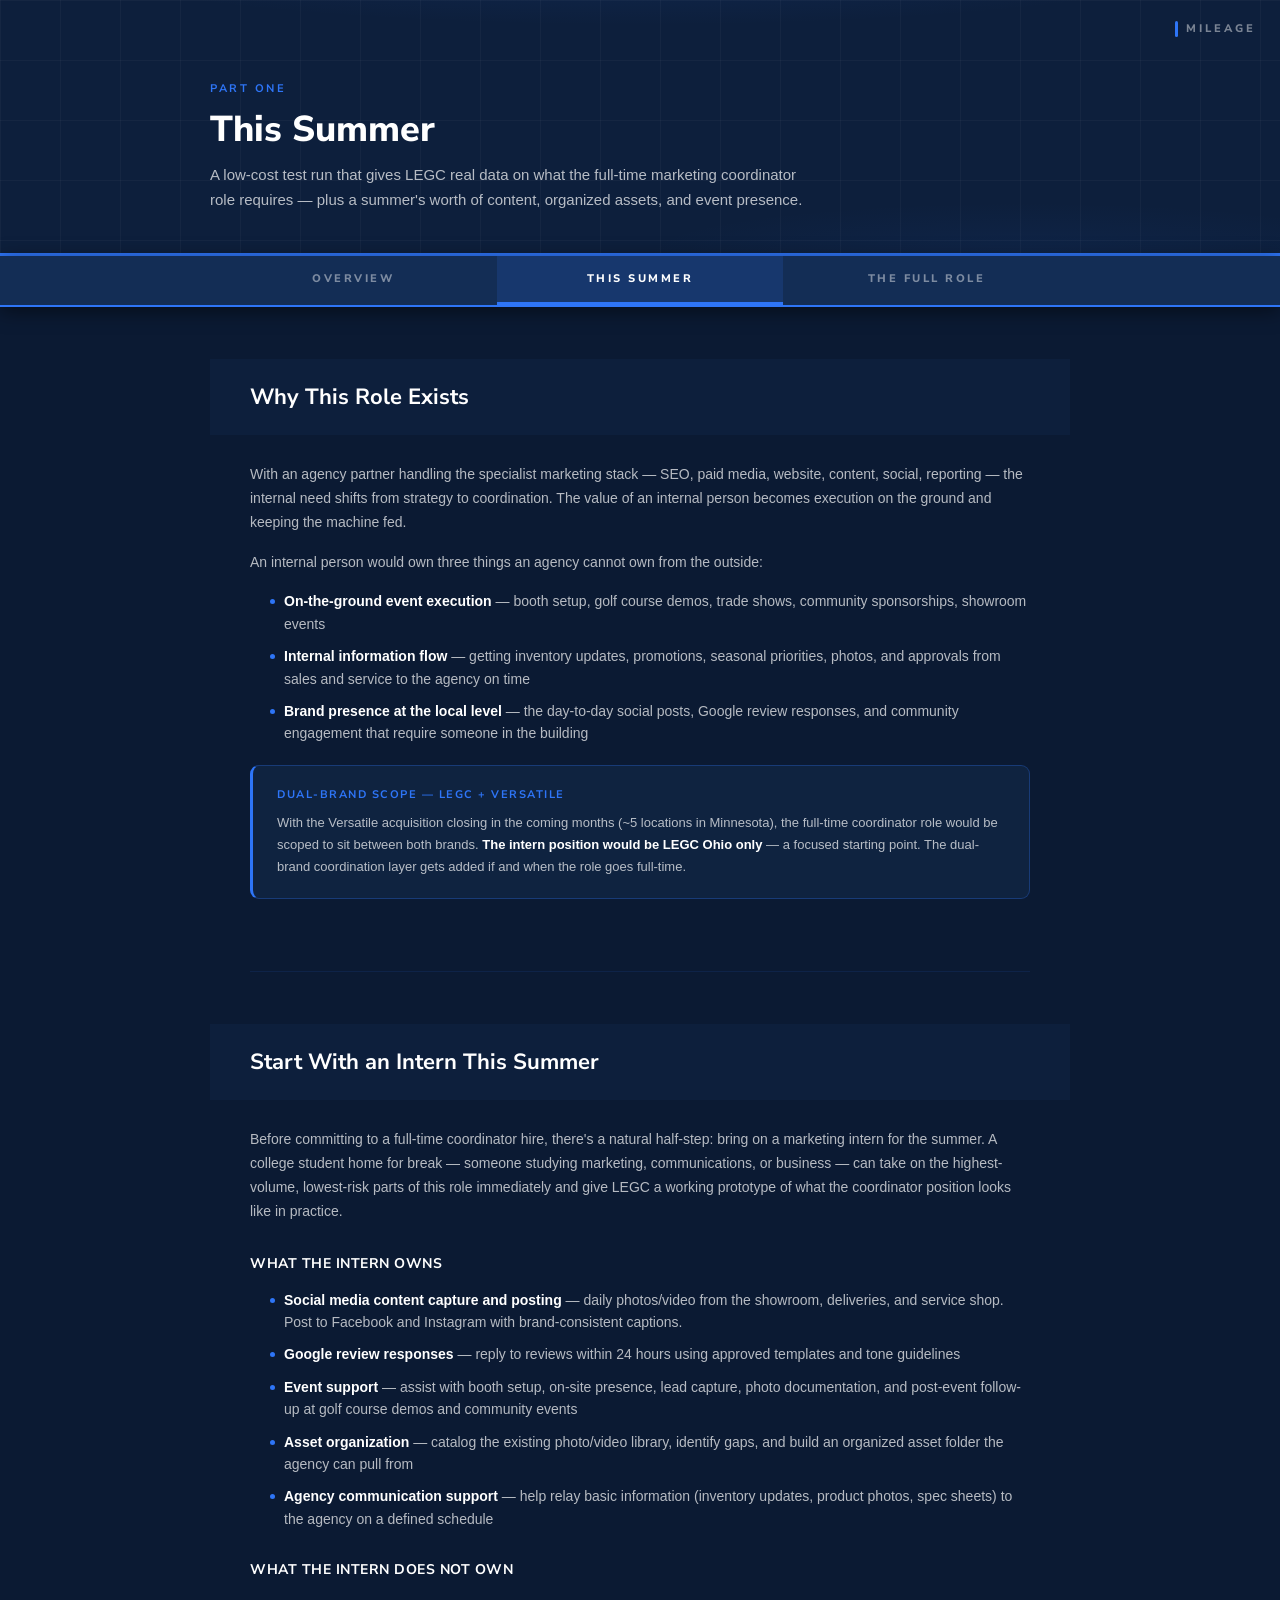
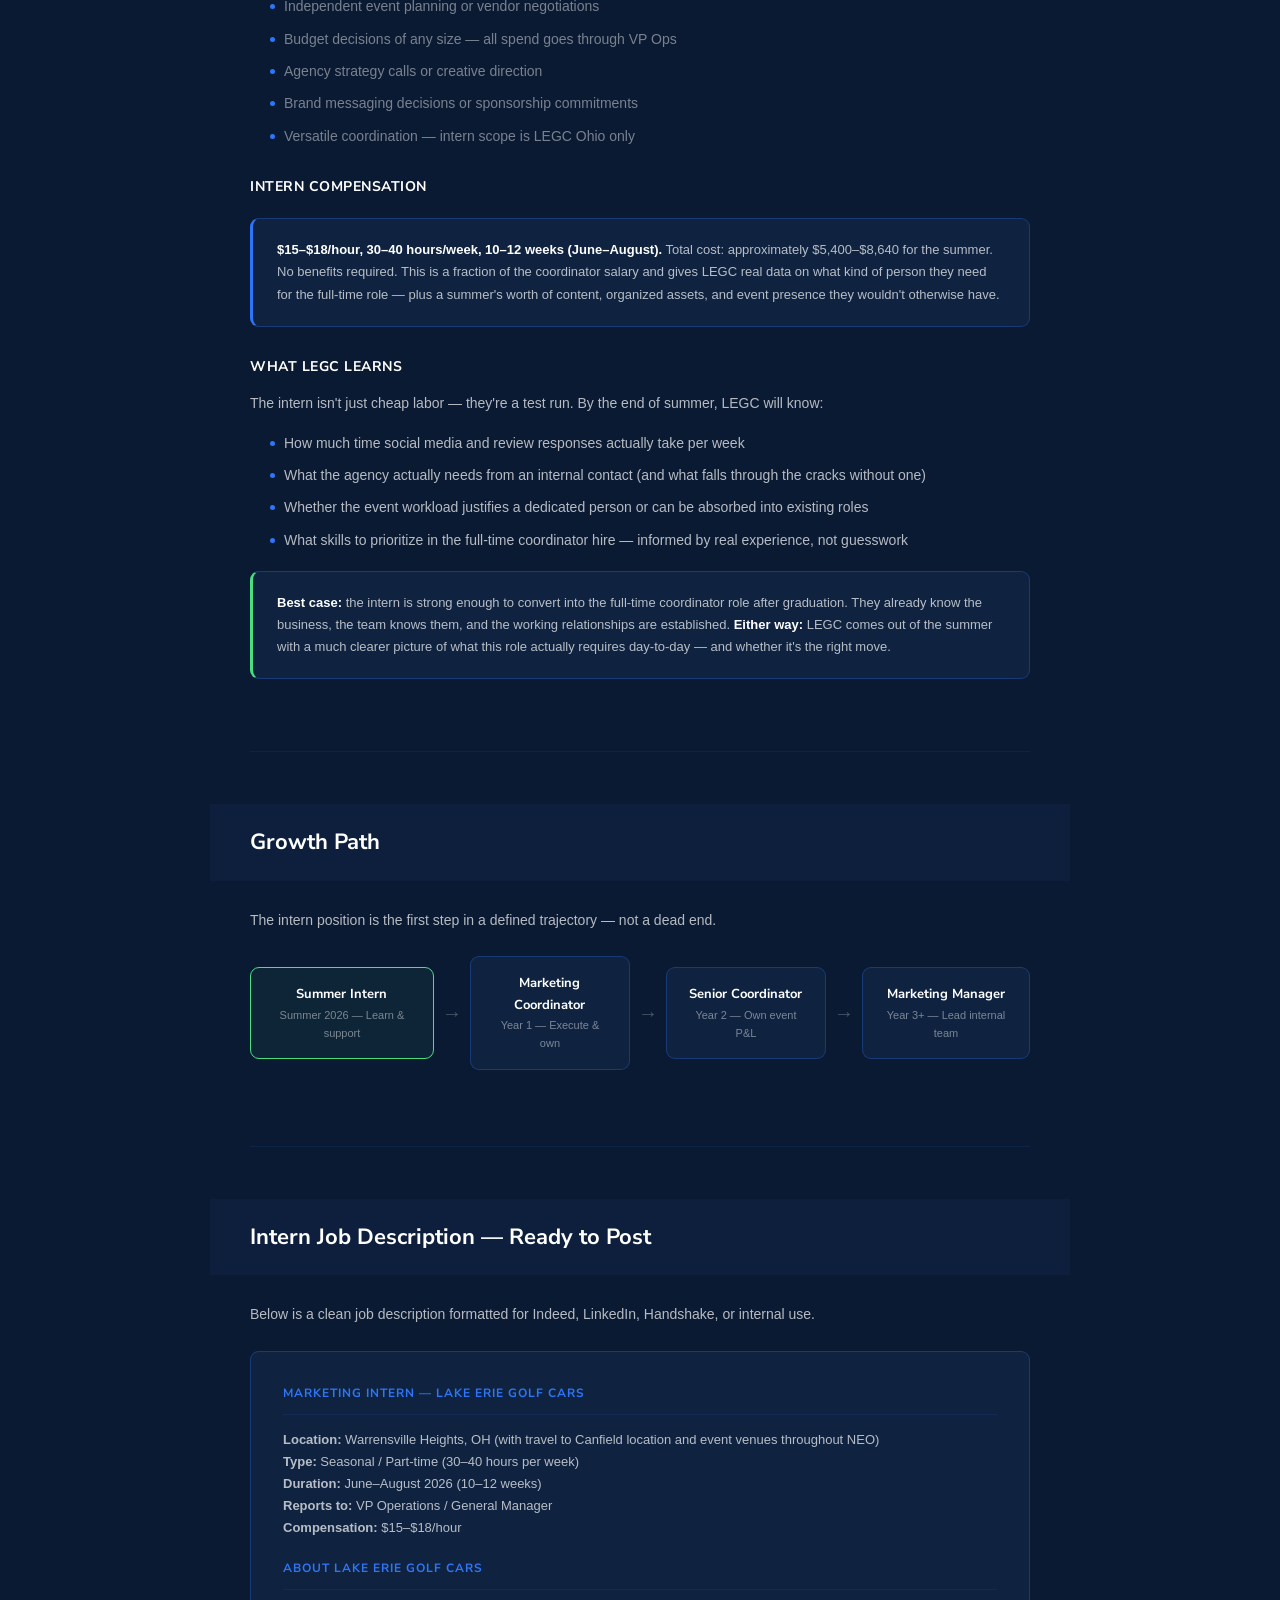
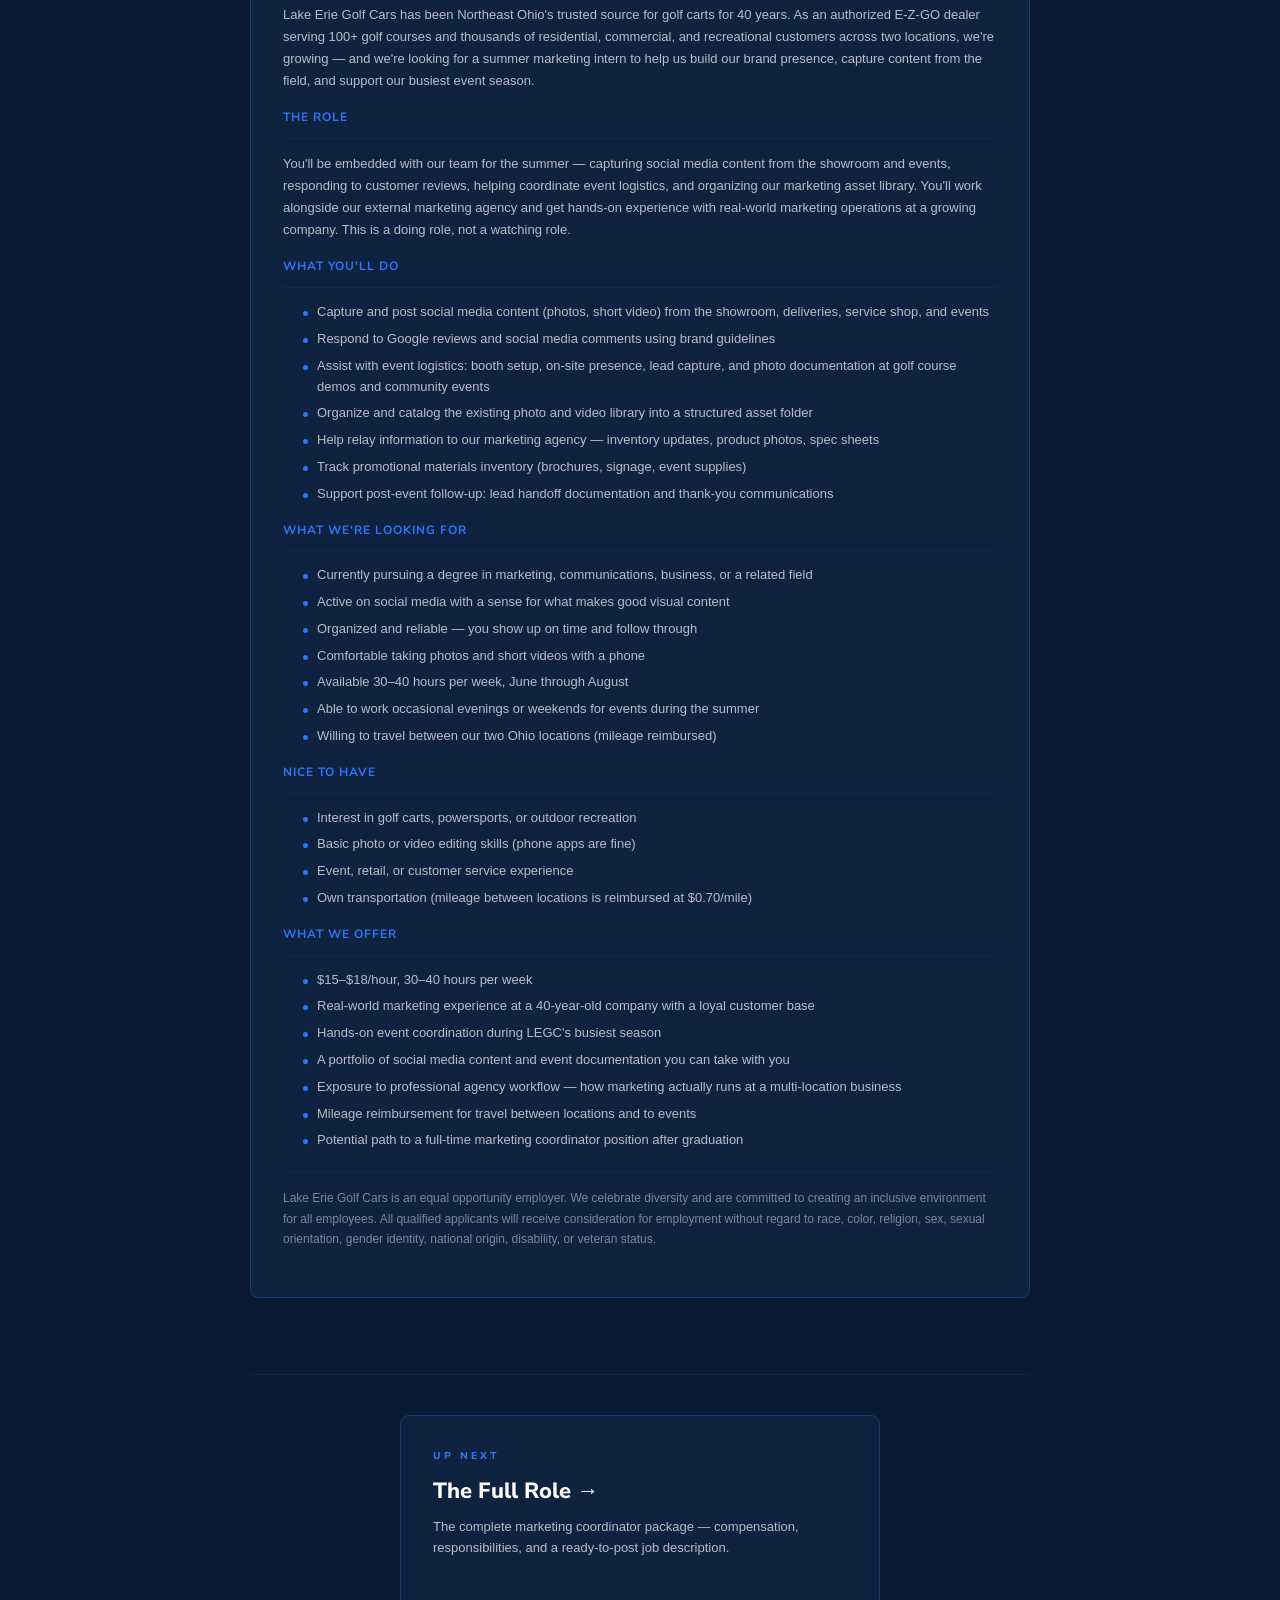
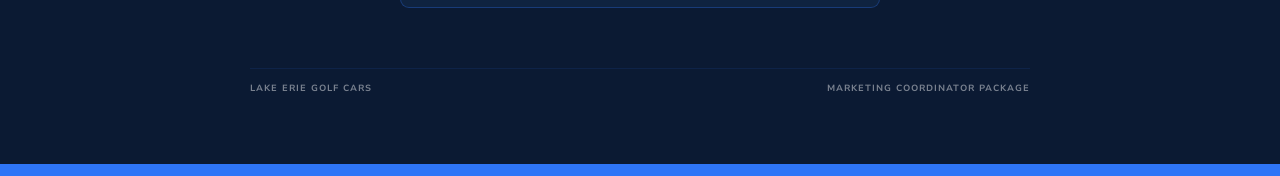
<file: intern.html>
<!DOCTYPE html>
<html lang="en">
<head>
<meta charset="UTF-8">
<meta name="viewport" content="width=device-width, initial-scale=1.0">
<title>This Summer — Marketing Intern | Lake Erie Golf Cars</title>
<link href="https://fonts.googleapis.com/css2?family=Nunito+Sans:wght@300;400;600;700;800&display=swap" rel="stylesheet">
<link rel="stylesheet" href="style.css">
</head>
<body>

<!-- Brand mark -->
<a href="https://www.mileagedesign.com" target="_blank" class="brand-mark">
  <div class="brand-mark-bar"></div>
  <div class="brand-mark-text">Mileage</div>
</a>

<!-- Page header -->
<div class="page-header">
  <div class="cover-grid"></div>
  <div class="cover-glow"></div>
  <div class="page">
    <div class="page-header-label">Part One</div>
    <h1>This Summer</h1>
    <div class="page-header-sub">A low-cost test run that gives LEGC real data on what the full-time marketing coordinator role requires — plus a summer's worth of content, organized assets, and event presence.</div>
  </div>
</div>

<!-- Nav -->
<nav class="section-nav">
  <div class="section-nav-inner">
    <a href="index.html">Overview</a>
    <a href="intern.html" class="active">This Summer</a>
    <a href="coordinator.html">The Full Role</a>
  </div>
</nav>

<div class="page">

<!-- Why This Role Exists -->
<section>
  <div class="section-header">
    <span class="section-title">Why This Role Exists</span>
  </div>
  <p>With an agency partner handling the specialist marketing stack — SEO, paid media, website, content, social, reporting — the internal need shifts from strategy to coordination. The value of an internal person becomes execution on the ground and keeping the machine fed.</p>
  <p>An internal person would own three things an agency cannot own from the outside:</p>
  <ul>
    <li><strong>On-the-ground event execution</strong> — booth setup, golf course demos, trade shows, community sponsorships, showroom events</li>
    <li><strong>Internal information flow</strong> — getting inventory updates, promotions, seasonal priorities, photos, and approvals from sales and service to the agency on time</li>
    <li><strong>Brand presence at the local level</strong> — the day-to-day social posts, Google review responses, and community engagement that require someone in the building</li>
  </ul>

  <div class="card card-highlight">
    <div class="card-label">Dual-Brand Scope — LEGC + Versatile</div>
    <p>With the Versatile acquisition closing in the coming months (~5 locations in Minnesota), the full-time coordinator role would be scoped to sit between both brands. <strong>The intern position would be LEGC Ohio only</strong> — a focused starting point. The dual-brand coordination layer gets added if and when the role goes full-time.</p>
  </div>
</section>

<!-- The Intern Plan -->
<section>
  <div class="section-header">
    <span class="section-title">Start With an Intern This Summer</span>
  </div>
  <p>Before committing to a full-time coordinator hire, there's a natural half-step: bring on a marketing intern for the summer. A college student home for break — someone studying marketing, communications, or business — can take on the highest-volume, lowest-risk parts of this role immediately and give LEGC a working prototype of what the coordinator position looks like in practice.</p>

  <h3>What the Intern Owns</h3>
  <ul>
    <li><strong>Social media content capture and posting</strong> — daily photos/video from the showroom, deliveries, and service shop. Post to Facebook and Instagram with brand-consistent captions.</li>
    <li><strong>Google review responses</strong> — reply to reviews within 24 hours using approved templates and tone guidelines</li>
    <li><strong>Event support</strong> — assist with booth setup, on-site presence, lead capture, photo documentation, and post-event follow-up at golf course demos and community events</li>
    <li><strong>Asset organization</strong> — catalog the existing photo/video library, identify gaps, and build an organized asset folder the agency can pull from</li>
    <li><strong>Agency communication support</strong> — help relay basic information (inventory updates, product photos, spec sheets) to the agency on a defined schedule</li>
  </ul>

  <h3>What the Intern Does Not Own</h3>
  <ul>
    <li style="color: var(--text-muted);">Independent event planning or vendor negotiations</li>
    <li style="color: var(--text-muted);">Budget decisions of any size — all spend goes through VP Ops</li>
    <li style="color: var(--text-muted);">Agency strategy calls or creative direction</li>
    <li style="color: var(--text-muted);">Brand messaging decisions or sponsorship commitments</li>
    <li style="color: var(--text-muted);">Versatile coordination — intern scope is LEGC Ohio only</li>
  </ul>

  <h3>Intern Compensation</h3>
  <div class="card card-highlight">
    <p><strong>$15&ndash;$18/hour, 30&ndash;40 hours/week, 10&ndash;12 weeks (June&ndash;August).</strong> Total cost: approximately $5,400&ndash;$8,640 for the summer. No benefits required. This is a fraction of the coordinator salary and gives LEGC real data on what kind of person they need for the full-time role — plus a summer's worth of content, organized assets, and event presence they wouldn't otherwise have.</p>
  </div>

  <h3>What LEGC Learns</h3>
  <p>The intern isn't just cheap labor — they're a test run. By the end of summer, LEGC will know:</p>
  <ul>
    <li>How much time social media and review responses actually take per week</li>
    <li>What the agency actually needs from an internal contact (and what falls through the cracks without one)</li>
    <li>Whether the event workload justifies a dedicated person or can be absorbed into existing roles</li>
    <li>What skills to prioritize in the full-time coordinator hire — informed by real experience, not guesswork</li>
  </ul>

  <div class="card card-green">
    <p><strong>Best case:</strong> the intern is strong enough to convert into the full-time coordinator role after graduation. They already know the business, the team knows them, and the working relationships are established. <strong>Either way:</strong> LEGC comes out of the summer with a much clearer picture of what this role actually requires day-to-day — and whether it's the right move.</p>
  </div>
</section>

<!-- Growth Path Preview -->
<section>
  <div class="section-header">
    <span class="section-title">Growth Path</span>
  </div>
  <p>The intern position is the first step in a defined trajectory — not a dead end.</p>

  <div class="growth-path">
    <div class="growth-step current">
      <div class="step-title">Summer Intern</div>
      <div class="step-detail">Summer 2026 — Learn &amp; support</div>
    </div>
    <div class="growth-arrow">&#8594;</div>
    <a href="coordinator.html" class="growth-step" style="text-decoration:none; color:inherit;">
      <div class="step-title">Marketing Coordinator</div>
      <div class="step-detail">Year 1 — Execute &amp; own</div>
    </a>
    <div class="growth-arrow">&#8594;</div>
    <div class="growth-step">
      <div class="step-title">Senior Coordinator</div>
      <div class="step-detail">Year 2 — Own event P&amp;L</div>
    </div>
    <div class="growth-arrow">&#8594;</div>
    <div class="growth-step">
      <div class="step-title">Marketing Manager</div>
      <div class="step-detail">Year 3+ — Lead internal team</div>
    </div>
  </div>
</section>

<!-- Intern Job Description -->
<section>
  <div class="section-header">
    <span class="section-title">Intern Job Description — Ready to Post</span>
  </div>
  <p>Below is a clean job description formatted for Indeed, LinkedIn, Handshake, or internal use.</p>

  <div class="jd-block">
    <h4>Marketing Intern — Lake Erie Golf Cars</h4>
    <p style="margin-bottom: 20px;"><strong>Location:</strong> Warrensville Heights, OH (with travel to Canfield location and event venues throughout NEO)<br>
    <strong>Type:</strong> Seasonal / Part-time (30&ndash;40 hours per week)<br>
    <strong>Duration:</strong> June&ndash;August 2026 (10&ndash;12 weeks)<br>
    <strong>Reports to:</strong> VP Operations / General Manager<br>
    <strong>Compensation:</strong> $15&ndash;$18/hour</p>

    <h4>About Lake Erie Golf Cars</h4>
    <p>Lake Erie Golf Cars has been Northeast Ohio's trusted source for golf carts for 40 years. As an authorized E-Z-GO dealer serving 100+ golf courses and thousands of residential, commercial, and recreational customers across two locations, we're growing — and we're looking for a summer marketing intern to help us build our brand presence, capture content from the field, and support our busiest event season.</p>

    <h4>The Role</h4>
    <p>You'll be embedded with our team for the summer — capturing social media content from the showroom and events, responding to customer reviews, helping coordinate event logistics, and organizing our marketing asset library. You'll work alongside our external marketing agency and get hands-on experience with real-world marketing operations at a growing company. This is a doing role, not a watching role.</p>

    <h4>What You'll Do</h4>
    <ul>
      <li>Capture and post social media content (photos, short video) from the showroom, deliveries, service shop, and events</li>
      <li>Respond to Google reviews and social media comments using brand guidelines</li>
      <li>Assist with event logistics: booth setup, on-site presence, lead capture, and photo documentation at golf course demos and community events</li>
      <li>Organize and catalog the existing photo and video library into a structured asset folder</li>
      <li>Help relay information to our marketing agency — inventory updates, product photos, spec sheets</li>
      <li>Track promotional materials inventory (brochures, signage, event supplies)</li>
      <li>Support post-event follow-up: lead handoff documentation and thank-you communications</li>
    </ul>

    <h4>What We're Looking For</h4>
    <ul>
      <li>Currently pursuing a degree in marketing, communications, business, or a related field</li>
      <li>Active on social media with a sense for what makes good visual content</li>
      <li>Organized and reliable — you show up on time and follow through</li>
      <li>Comfortable taking photos and short videos with a phone</li>
      <li>Available 30&ndash;40 hours per week, June through August</li>
      <li>Able to work occasional evenings or weekends for events during the summer</li>
      <li>Willing to travel between our two Ohio locations (mileage reimbursed)</li>
    </ul>

    <h4>Nice to Have</h4>
    <ul>
      <li>Interest in golf carts, powersports, or outdoor recreation</li>
      <li>Basic photo or video editing skills (phone apps are fine)</li>
      <li>Event, retail, or customer service experience</li>
      <li>Own transportation (mileage between locations is reimbursed at $0.70/mile)</li>
    </ul>

    <h4>What We Offer</h4>
    <ul>
      <li>$15&ndash;$18/hour, 30&ndash;40 hours per week</li>
      <li>Real-world marketing experience at a 40-year-old company with a loyal customer base</li>
      <li>Hands-on event coordination during LEGC's busiest season</li>
      <li>A portfolio of social media content and event documentation you can take with you</li>
      <li>Exposure to professional agency workflow — how marketing actually runs at a multi-location business</li>
      <li>Mileage reimbursement for travel between locations and to events</li>
      <li>Potential path to a full-time marketing coordinator position after graduation</li>
    </ul>

    <p style="font-size: 12px; color: var(--text-muted); margin-top: 20px; padding-top: 16px; border-top: 1px solid rgba(46,117,247,0.1);">Lake Erie Golf Cars is an equal opportunity employer. We celebrate diversity and are committed to creating an inclusive environment for all employees. All qualified applicants will receive consideration for employment without regard to race, color, religion, sex, sexual orientation, gender identity, national origin, disability, or veteran status.</p>
  </div>
</section>

<!-- Next step -->
<section style="border-bottom: none; text-align: center; padding: 40px 0 20px;">
  <a href="coordinator.html" class="page-card" style="display: inline-block; max-width: 480px; text-align: left;">
    <div class="page-card-label">Up Next</div>
    <div class="page-card-title">The Full Role &rarr;</div>
    <div class="page-card-desc">The complete marketing coordinator package — compensation, responsibilities, and a ready-to-post job description.</div>
  </a>
</section>

</div>

<!-- Footer -->
<div class="page">
  <div class="footer">
    <div class="footer-bar">
      <span>Lake Erie Golf Cars</span>
      <span>Marketing Coordinator Package</span>
    </div>
  </div>
</div>
<div class="footer-strip"></div>

</body>
</html>
</file>
<file: style.css>
:root {
  /* Surfaces */
  --dark-bg: #0B1A33;
  --dark-surface: #0D1F3C;
  --dark-card: #0F2340;
  --dark-card-alt: #132D55;
  --dark-elevated: #1A3566;

  /* Brand */
  --color-blue: #2E75F7;
  --color-blue-glow: rgba(46,117,247,0.2);
  --color-blue-border: rgba(46,117,247,0.3);
  --color-blue-subtle: rgba(46,117,247,0.12);
  --color-white: #FFFFFF;

  /* Text */
  --text-primary: rgba(255,255,255,0.92);
  --text-secondary: rgba(255,255,255,0.7);
  --text-muted: rgba(255,255,255,0.45);
  --text-faint: rgba(255,255,255,0.25);

  /* Accent */
  --color-green: #4ADE80;
  --color-amber: #FBBF24;
  --color-red: #F87171;

  /* Typography */
  --font-display: 'Nunito Sans', -apple-system, BlinkMacSystemFont, 'Segoe UI', sans-serif;
  --font-body: -apple-system, BlinkMacSystemFont, 'Segoe UI', Roboto, sans-serif;
}

* { margin: 0; padding: 0; box-sizing: border-box; }
html { scroll-behavior: smooth; }

body {
  font-family: var(--font-body);
  color: var(--text-secondary);
  background: var(--dark-bg);
  line-height: 1.65;
  -webkit-font-smoothing: antialiased;
  -webkit-print-color-adjust: exact;
  print-color-adjust: exact;
}

.page {
  max-width: 860px;
  margin: 0 auto;
  padding: 0 40px;
}

/* ── Brand mark ── */
.brand-mark {
  position: fixed;
  top: 20px;
  right: 24px;
  display: flex;
  align-items: center;
  gap: 8px;
  z-index: 200;
  text-decoration: none;
}
.brand-mark-text {
  font-family: var(--font-display);
  font-size: 11px;
  font-weight: 800;
  letter-spacing: 3px;
  color: var(--text-muted);
  text-transform: uppercase;
}
.brand-mark-bar {
  width: 3px;
  height: 16px;
  background: var(--color-blue);
  border-radius: 2px;
}

/* ── Cover (hub page) ── */
.cover {
  background: var(--dark-surface);
  padding: 100px 40px 72px;
  border-bottom: 3px solid var(--color-blue);
  position: relative;
  overflow: hidden;
}
.cover-grid {
  position: absolute;
  inset: 0;
  background-image:
    linear-gradient(rgba(255,255,255,0.03) 1px, transparent 1px),
    linear-gradient(90deg, rgba(255,255,255,0.03) 1px, transparent 1px);
  background-size: 60px 60px;
  pointer-events: none;
}
.cover-glow {
  position: absolute;
  inset: 0;
  background:
    radial-gradient(ellipse 80% 50% at 50% -20%, rgba(46,117,247,0.12) 0%, transparent 60%),
    radial-gradient(ellipse 60% 40% at 80% 100%, rgba(46,117,247,0.06) 0%, transparent 50%);
  pointer-events: none;
}
.cover .page { padding: 0; }
.cover-label {
  font-family: var(--font-display);
  font-size: 11px;
  font-weight: 700;
  letter-spacing: 2.5px;
  text-transform: uppercase;
  color: var(--color-blue);
  margin-bottom: 20px;
}
.cover h1 {
  font-family: var(--font-display);
  font-size: 44px;
  font-weight: 800;
  line-height: 1.1;
  color: var(--color-white);
  margin-bottom: 16px;
}
.cover-sub {
  font-size: 16px;
  color: var(--text-secondary);
  margin-bottom: 40px;
  max-width: 640px;
  line-height: 1.7;
}
.cover-meta {
  display: flex;
  gap: 32px;
  font-size: 12px;
  color: var(--text-muted);
  font-family: var(--font-display);
  font-weight: 600;
  letter-spacing: 0.5px;
}

/* ── Page header (sub-pages) ── */
.page-header {
  background: var(--dark-surface);
  padding: 80px 40px 40px;
  border-bottom: 3px solid var(--color-blue);
  position: relative;
  overflow: hidden;
}
.page-header .cover-grid,
.page-header .cover-glow { position: absolute; inset: 0; pointer-events: none; }
.page-header .page { padding: 0; position: relative; z-index: 1; }
.page-header-label {
  font-family: var(--font-display);
  font-size: 11px;
  font-weight: 700;
  letter-spacing: 2.5px;
  text-transform: uppercase;
  color: var(--color-blue);
  margin-bottom: 12px;
}
.page-header h1 {
  font-family: var(--font-display);
  font-size: 36px;
  font-weight: 800;
  line-height: 1.1;
  color: var(--color-white);
  margin-bottom: 12px;
}
.page-header-sub {
  font-size: 15px;
  color: var(--text-secondary);
  max-width: 600px;
  line-height: 1.7;
}

/* ── Sticky nav ── */
.section-nav {
  position: sticky;
  top: 0;
  z-index: 150;
  background: var(--dark-card-alt);
  border-bottom: 2px solid var(--color-blue);
  box-shadow: 0 4px 20px rgba(0,0,0,0.5);
}
.section-nav-inner {
  max-width: 860px;
  margin: 0 auto;
  display: flex;
  padding: 0;
}
.section-nav a {
  display: block;
  flex: 1;
  padding: 14px 24px;
  text-decoration: none;
  color: var(--text-muted);
  font-family: var(--font-display);
  font-size: 11px;
  font-weight: 800;
  letter-spacing: 2.5px;
  text-transform: uppercase;
  text-align: center;
  border-bottom: 3px solid transparent;
  transition: color 0.2s, border-color 0.2s, background 0.2s;
}
.section-nav a:hover { color: var(--color-white); background: rgba(46,117,247,0.08); }
.section-nav a.active {
  color: var(--color-white);
  background: rgba(46,117,247,0.15);
  border-bottom-color: var(--color-blue);
}

/* ── Sections ── */
section {
  padding: 52px 0;
  border-bottom: 1px solid rgba(46,117,247,0.1);
  scroll-margin-top: 56px;
}
section:last-child { border-bottom: none; }

.section-header {
  background: var(--dark-surface);
  margin: 0 -40px;
  padding: 20px 40px;
  margin-bottom: 28px;
  display: flex;
  align-items: baseline;
  gap: 16px;
}
.section-num {
  font-family: var(--font-display);
  font-size: 32px;
  font-weight: 700;
  color: var(--color-blue);
}
.section-title {
  font-family: var(--font-display);
  font-size: 22px;
  font-weight: 700;
  color: var(--color-white);
}

h3 {
  font-family: var(--font-display);
  font-size: 14px;
  font-weight: 700;
  color: var(--color-white);
  margin: 28px 0 14px;
  text-transform: uppercase;
  letter-spacing: 0.5px;
}

p {
  color: var(--text-secondary);
  margin-bottom: 16px;
  font-size: 14px;
  line-height: 1.7;
}

/* ── Cards ── */
.card {
  background: var(--dark-card);
  border: 1px solid var(--color-blue-border);
  border-radius: 9px;
  padding: 20px 24px;
  margin: 20px 0;
}
.card-highlight { border-left: 3px solid var(--color-blue); }
.card-green { border-left: 3px solid var(--color-green); }
.card-amber { border-left: 3px solid var(--color-amber); }
.card p { margin-bottom: 0; font-size: 13px; }
.card strong { color: var(--color-white); }
.card-label {
  font-family: var(--font-display);
  font-size: 11px;
  font-weight: 700;
  letter-spacing: 1.5px;
  text-transform: uppercase;
  color: var(--color-blue);
  margin-bottom: 8px;
}

/* ── Lists ── */
ul, ol {
  padding-left: 20px;
  margin-bottom: 16px;
  list-style: none;
}
li {
  font-size: 14px;
  color: var(--text-secondary);
  margin-bottom: 10px;
  line-height: 1.6;
  position: relative;
  padding-left: 14px;
}
li::before {
  content: '';
  position: absolute;
  left: 0;
  top: 9px;
  width: 5px;
  height: 5px;
  background: var(--color-blue);
  border-radius: 50%;
}
li strong { color: var(--color-white); }

/* ── Tables ── */
table {
  width: 100%;
  border-collapse: separate;
  border-spacing: 0;
  margin: 20px 0;
  font-size: 13px;
  border-radius: 9px;
  overflow: hidden;
}
th {
  text-align: left;
  padding: 12px 16px;
  background: var(--dark-card-alt);
  color: var(--text-secondary);
  font-family: var(--font-display);
  font-weight: 700;
  font-size: 10px;
  letter-spacing: 1px;
  text-transform: uppercase;
}
td {
  padding: 12px 16px;
  background: var(--dark-card);
  border-bottom: 1px solid rgba(46,117,247,0.1);
  color: var(--text-secondary);
  font-size: 13px;
}
td strong { color: var(--text-primary); }

/* ── Responsibility grid ── */
.resp-grid {
  display: grid;
  grid-template-columns: 1fr 1fr;
  gap: 16px;
  margin: 24px 0;
}
.resp-card {
  background: var(--dark-card);
  border: 1px solid var(--color-blue-border);
  border-radius: 9px;
  padding: 24px;
}
.resp-card h4 {
  font-family: var(--font-display);
  font-size: 13px;
  font-weight: 700;
  color: var(--color-white);
  margin-bottom: 4px;
}
.resp-card .pct {
  font-family: var(--font-display);
  font-size: 28px;
  font-weight: 800;
  color: var(--color-blue);
  margin-bottom: 4px;
}
.resp-card .season-note {
  font-size: 11px;
  color: var(--text-muted);
  font-style: italic;
  margin-bottom: 14px;
}
.resp-card ul { padding-left: 0; margin-bottom: 0; }
.resp-card li { font-size: 12px; margin-bottom: 6px; padding-left: 14px; }
.resp-card li::before { top: 7px; width: 4px; height: 4px; }

/* ── Comparison grid ── */
.comp-grid {
  display: grid;
  grid-template-columns: 1fr 1fr 1fr;
  gap: 16px;
  margin: 24px 0;
}
.comp-card {
  background: var(--dark-card);
  border: 1px solid var(--color-blue-border);
  border-radius: 9px;
  padding: 24px;
  text-align: center;
}
.comp-card.recommended {
  border-color: var(--color-green);
  background: rgba(74,222,128,0.06);
}
.comp-card .label {
  font-family: var(--font-display);
  font-size: 10px;
  font-weight: 700;
  letter-spacing: 1.5px;
  text-transform: uppercase;
  color: var(--text-muted);
  margin-bottom: 8px;
}
.comp-card.recommended .label { color: var(--color-green); }
.comp-card .amount {
  font-family: var(--font-display);
  font-size: 28px;
  font-weight: 800;
  color: var(--color-blue);
  margin-bottom: 4px;
}
.comp-card.recommended .amount { color: var(--color-green); }
.comp-card .detail {
  font-size: 12px;
  color: var(--text-muted);
  line-height: 1.5;
}

/* ── P&L split ── */
.split-grid {
  display: grid;
  grid-template-columns: 1fr 1fr;
  gap: 16px;
  margin: 20px 0;
}
.split-card {
  background: var(--dark-card);
  border: 1px solid var(--color-blue-border);
  border-radius: 9px;
  padding: 24px;
  text-align: center;
}
.split-card .entity-name {
  font-family: var(--font-display);
  font-size: 10px;
  font-weight: 700;
  letter-spacing: 1.5px;
  text-transform: uppercase;
  color: var(--text-muted);
  margin-bottom: 8px;
}
.split-card .split-amount {
  font-family: var(--font-display);
  font-size: 24px;
  font-weight: 800;
  color: var(--color-blue);
  margin-bottom: 4px;
}
.split-card .split-detail {
  font-size: 12px;
  color: var(--text-muted);
  line-height: 1.5;
}

/* ── KPI grid ── */
.kpi-grid {
  display: grid;
  grid-template-columns: 1fr 1fr 1fr;
  gap: 16px;
  margin: 24px 0;
}
.kpi-card {
  background: var(--dark-card);
  border: 1px solid var(--color-blue-border);
  border-radius: 9px;
  padding: 20px;
  text-align: center;
}
.kpi-card .kpi-label {
  font-family: var(--font-display);
  font-size: 10px;
  font-weight: 700;
  letter-spacing: 1.5px;
  text-transform: uppercase;
  color: var(--text-muted);
  margin-bottom: 6px;
}
.kpi-card .kpi-target {
  font-family: var(--font-display);
  font-size: 24px;
  font-weight: 800;
  color: var(--color-blue);
  margin-bottom: 4px;
}
.kpi-card .kpi-detail {
  font-size: 11px;
  color: var(--text-muted);
}

/* ── Org chart ── */
.org-chart {
  display: flex;
  flex-direction: column;
  align-items: center;
  gap: 0;
  margin: 32px 0;
}
.org-node {
  background: var(--dark-card);
  border: 1px solid var(--color-blue-border);
  border-radius: 9px;
  padding: 14px 24px;
  text-align: center;
  min-width: 200px;
}
.org-node.highlight {
  background: rgba(74,222,128,0.06);
  border: 2px solid var(--color-green);
}
.org-node .title {
  font-family: var(--font-display);
  font-size: 13px;
  font-weight: 700;
  color: var(--color-white);
}
.org-node .name {
  font-size: 11px;
  color: var(--text-muted);
}
.org-connector {
  width: 2px;
  height: 20px;
  background: var(--color-blue-border);
}

/* ── Growth path ── */
.growth-path {
  display: flex;
  align-items: center;
  gap: 0;
  margin: 24px 0;
  justify-content: center;
}
.growth-step {
  background: var(--dark-card);
  border: 1px solid var(--color-blue-border);
  border-radius: 9px;
  padding: 16px 20px;
  text-align: center;
  min-width: 160px;
  transition: border-color 0.2s, background 0.2s;
}
a.growth-step:hover {
  border-color: var(--color-blue);
  background: rgba(46,117,247,0.08);
}
.growth-step.current {
  background: rgba(74,222,128,0.06);
  border-color: var(--color-green);
}
.growth-step .step-title {
  font-family: var(--font-display);
  font-size: 13px;
  font-weight: 700;
  color: var(--color-white);
}
.growth-step .step-detail {
  font-size: 11px;
  color: var(--text-muted);
}
.growth-arrow {
  font-size: 20px;
  color: var(--text-faint);
  padding: 0 8px;
}

/* ── JD block ── */
.jd-block {
  background: var(--dark-card);
  border: 1px solid var(--color-blue-border);
  border-radius: 9px;
  padding: 32px;
  margin: 24px 0;
}
.jd-block h4 {
  font-family: var(--font-display);
  font-size: 12px;
  font-weight: 700;
  color: var(--color-blue);
  letter-spacing: 1px;
  text-transform: uppercase;
  margin-bottom: 14px;
  padding-bottom: 10px;
  border-bottom: 1px solid rgba(46,117,247,0.1);
}
.jd-block p { font-size: 13px; }
.jd-block li { font-size: 13px; margin-bottom: 6px; }

/* ── Decision tiers ── */
.tier-green td:first-child { color: var(--color-green); font-weight: 600; }
.tier-amber td:first-child { color: var(--color-amber); font-weight: 600; }
.tier-red td:first-child { color: var(--color-red); font-weight: 600; }

/* ── Executive summary (hub) ── */
.exec-grid {
  display: grid;
  grid-template-columns: 1fr 1fr 1fr;
  gap: 16px;
  margin: 24px 0;
}
.exec-card {
  background: var(--dark-card);
  border: 1px solid var(--color-blue-border);
  border-radius: 9px;
  padding: 24px;
  text-align: center;
}
.exec-label {
  font-family: var(--font-display);
  font-size: 10px;
  font-weight: 700;
  letter-spacing: 1.5px;
  text-transform: uppercase;
  color: var(--text-muted);
  margin-bottom: 8px;
}
.exec-amount {
  font-family: var(--font-display);
  font-size: 24px;
  font-weight: 800;
  color: var(--color-blue);
  margin-bottom: 4px;
}
.exec-detail {
  font-size: 12px;
  color: var(--text-muted);
  line-height: 1.5;
}

/* ── Page link cards (hub) ── */
.page-cards {
  display: grid;
  grid-template-columns: 1fr 1fr;
  gap: 20px;
  padding: 20px 0 60px;
}
.page-card {
  display: block;
  background: var(--dark-card);
  border: 1px solid var(--color-blue-border);
  border-radius: 9px;
  padding: 32px;
  text-decoration: none;
  transition: border-color 0.2s, background 0.2s, transform 0.2s;
}
.page-card:hover {
  border-color: var(--color-blue);
  background: var(--dark-card-alt);
  transform: translateY(-2px);
}
.page-card-label {
  font-family: var(--font-display);
  font-size: 10px;
  font-weight: 800;
  letter-spacing: 3px;
  text-transform: uppercase;
  color: var(--color-blue);
  margin-bottom: 8px;
}
.page-card-title {
  font-family: var(--font-display);
  font-size: 22px;
  font-weight: 800;
  color: var(--color-white);
  margin-bottom: 8px;
}
.page-card-desc {
  font-size: 13px;
  color: var(--text-secondary);
  line-height: 1.6;
  margin-bottom: 16px;
}
.page-card-arrow {
  font-size: 20px;
  color: var(--color-blue);
  font-weight: 800;
}

/* ── Footer ── */
.footer {
  padding: 40px 0;
  text-align: center;
}
.footer-bar {
  display: flex;
  justify-content: space-between;
  align-items: center;
  padding: 12px 0;
  border-top: 1px solid rgba(46,117,247,0.1);
  margin-bottom: 16px;
}
.footer-bar span {
  font-family: var(--font-display);
  font-size: 9px;
  font-weight: 700;
  color: var(--text-muted);
  text-transform: uppercase;
  letter-spacing: 1px;
}
.footer-strip {
  height: 12px;
  background: var(--color-blue);
}

/* ── Responsive ── */
@media (max-width: 700px) {
  .resp-grid, .comp-grid, .kpi-grid, .split-grid, .exec-grid { grid-template-columns: 1fr; }
  .page-cards { grid-template-columns: 1fr; }
  .cover h1 { font-size: 32px; }
  .page-header h1 { font-size: 28px; }
  .cover-meta { flex-direction: column; gap: 8px; }
  .growth-path { flex-direction: column; }
  .growth-arrow { transform: rotate(90deg); }
  .section-header { flex-direction: column; gap: 4px; }
  .section-nav a { font-size: 9px; letter-spacing: 1.5px; padding: 12px 12px; }
}

@media print {
  .brand-mark { position: absolute; }
  .section-nav { position: static; }
  .resp-grid, .comp-grid, .kpi-grid, .split-grid { break-inside: avoid; }
  section { break-inside: avoid; }
}
</file>
